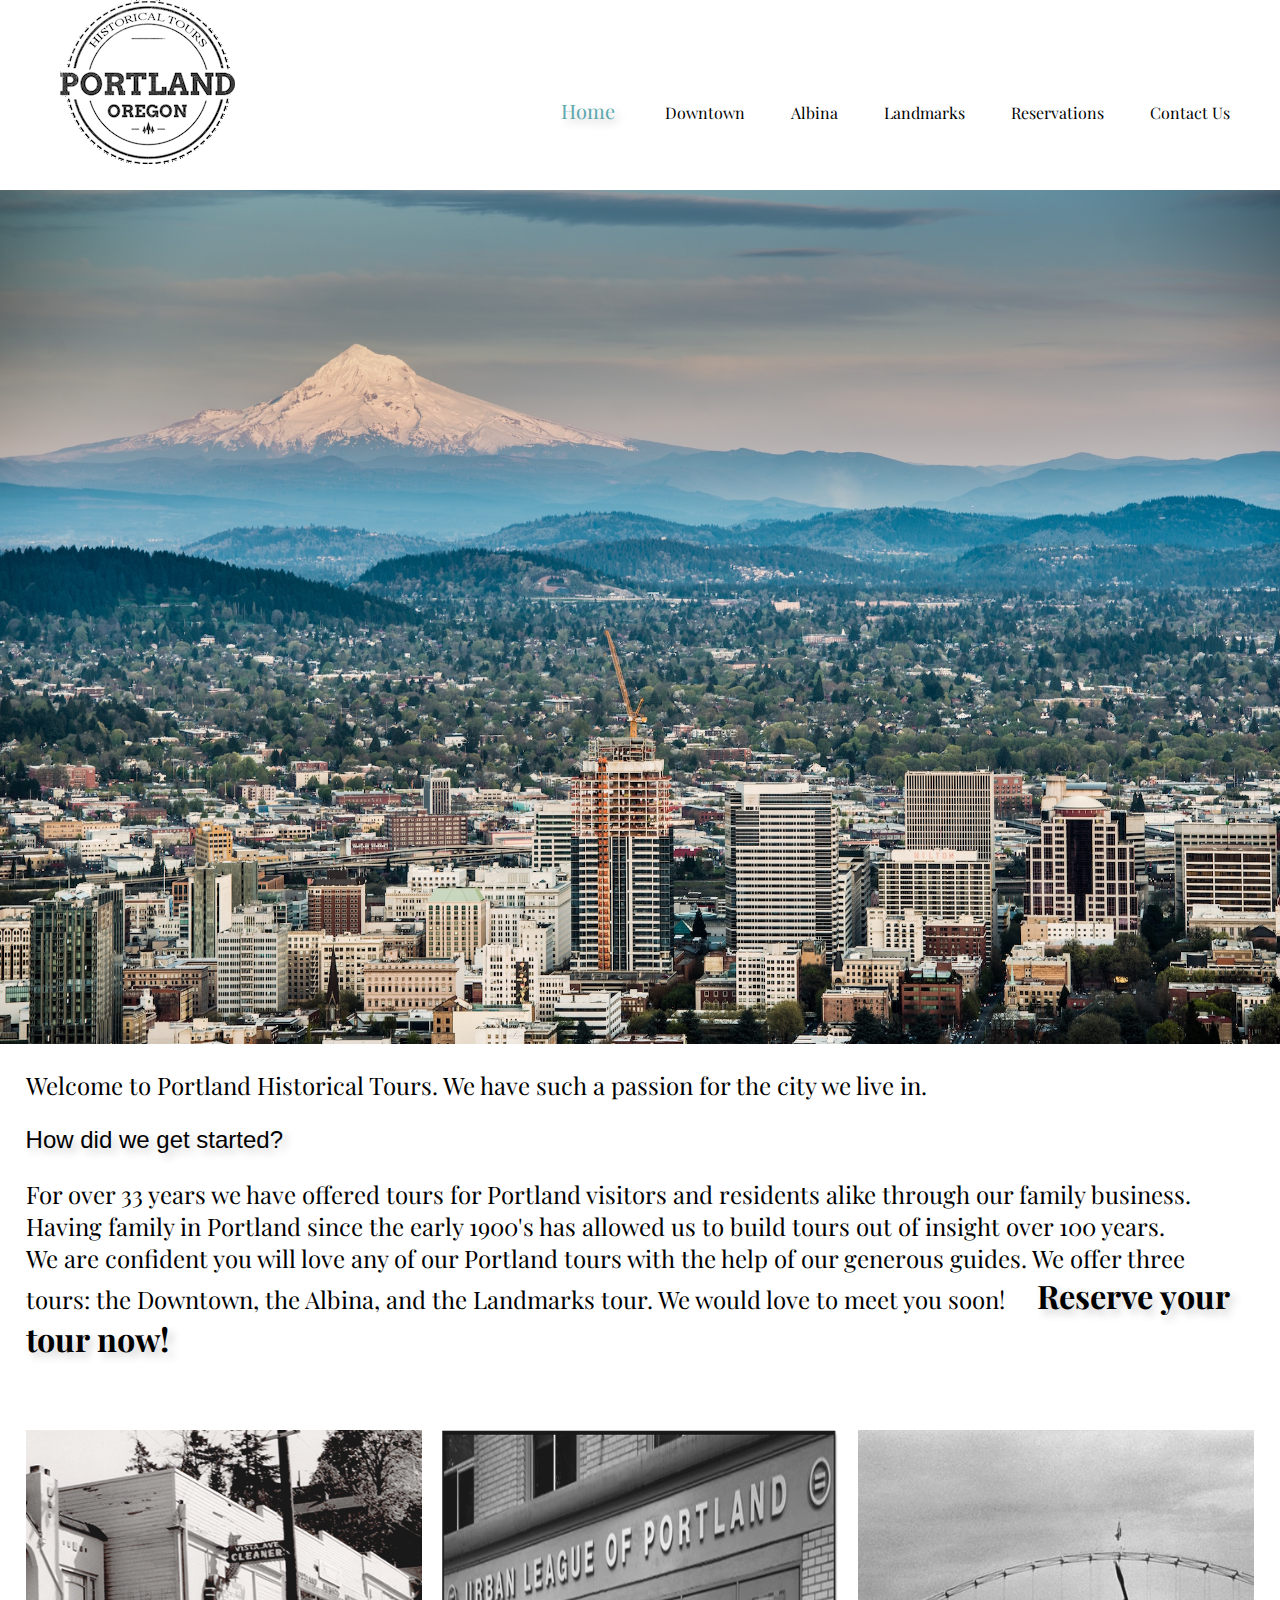
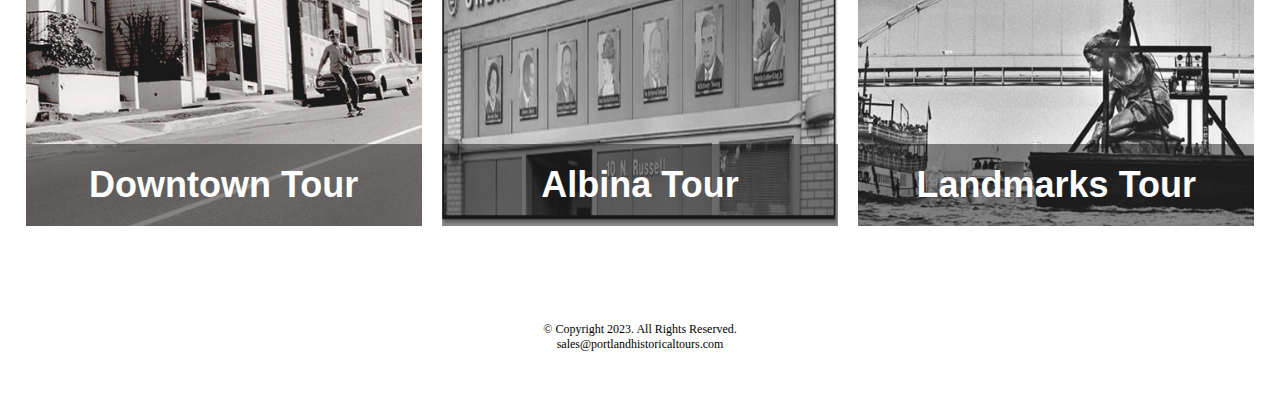
<file: index.html>
<!DOCTYPE html>
<!-- Author: Brenda Condelles
Date: March 20, 2023
File Name: index.html -->
<html lang="en">

<head>
    <link rel="stylesheet" href="css/styles.min.css">
    <!-- Adjust for individaul page SEO -->
    <title>Portland Historical Tours - Oregon Tourism | Portland City Tours</title>
    <meta charset="UTF-8">
    <meta name="viewport" content="width=device-width, initial-scale=1">
    <!-- Adjust for individaul page SEO. Keep under 160 characters -->
    <meta name="description" content="Portland Historical Tours, a tour company in Portland, Oregon, offers tours of Historical Downtown Portland, Albina area with Memorial Coliseum, and a Landmarks Tour of quadrants and bridges.">
    <link rel="preconnect" href="https://fonts.googleapis.com"> 
    <link rel="preconnect" href="https://fonts.gstatic.com" crossorigin> 
    <link href="https://fonts.googleapis.com/css2?family=Playfair+Display:wght@400;700&display=swap" rel="stylesheet">
</head>

<body>
    
    <!-- Skip to Content Link -->
    <a class="skip" href="#content">Skip to Content</a>

    <div id="container">

        <!-- Use the header area for the website name or logo -->
        <header>
            <a href="index.html"><img src="images/logo_xtrsmall.png" alt="Portland Historical Tours logo"></a>
        </header>

        <!-- Use the nav area to add hyperlinks to other pages within the website -->
        <nav>
            <ul>
                <li><a href="index.html" class="indexlink">Home</a></li>
                <li><a href="downtown.html">Downtown</a></li>
                <li><a href="albina.html">Albina</a></li>
                <li><a href="landmarks.html">Landmarks</a></li>
                <li><a href="reservations.html">Reservations</a></li>
                <li><a href="contact.html">Contact Us</a></li>
            </ul>
        </nav>

        <!-- Mt Hood Image -->
        <div id="mthood" class="tablet-desktop">
            <img src="images/portland_historical_tours.jpg" alt="city of Portland with Mt Hood in the background">
        </div>

        <!-- Use the main area to add the main content of the webpage -->
        <main id="content">

            <div class="mobile">

                <h3>Welcome to Portland Historical Tours.</h3>
                <p>We have been touring beautiful Portland for over 33 years.</p>

                <h3>Daily Tours Available!</h3>
                <p class="booking">Call or <a href="reservations.html">Book Online</a>.</p>
                <p class="tel-link"><a href="tel:503-555-1234">(503) 555-1234</a></p>

                <h4>Tour Hours:</h4>
                <ul class="hours">
                    <li>Tours leave daily on the hours of 9:00 AM and 3:00 PM</li>
                    <li>The last tour leaves at 3 PM</li>
                </ul>

            </div>

            <div class="tablet-desktop">

                <p>Welcome to Portland Historical Tours. We have such a passion for the city we live in.</p>
                
                <h4>How did we get started?</h4>
                <p>For over 33 years we have offered tours for Portland visitors and residents alike through our family business. Having family in Portland since the early 1900's has allowed us to build tours out of insight over 100 years.</p>

                <p>We are confident you will love any of our Portland tours with the help of our generous guides. We offer three tours: the Downtown, the Albina, and the Landmarks tour. We would love to meet you soon!<span class="action"><a href="reservations.html">Reserve your tour now!</a></span></p>

            </div>

            <div class="grid3">

                <figure class="frame">
                    <a href="downtown.html"><img src="images/downtown_tour_small.png" alt="buildings in downtown Portland"></a>
                    <figcaption class="pic-text">Downtown Tour</figcaption>
                </figure>

                <figure class="frame">
                    <a href="albina.html"><img src="images/albina_tour_small.png" alt="Urban League building in Portland's Albina area"></a>
                    <figcaption class="pic-text">Albina Tour</figcaption>
                </figure>

                <figure class="frame">
                    <a href="landmarks.html"><img src="images/landmarks_tour_small.png" alt="landmark statue on river with bridge"></a>
                    <figcaption class="pic-text">Landmarks Tour</figcaption>
                </figure>

            </div>

        </main>

        <!-- Use the footer area to add webpage footer content -->
        <footer>
            
            <div class="copyright">
                <p>&copy; Copyright 2023. All Rights Reserved.</p>

                <p><a href="mailto:sales@portlandhistoricaltours.com">sales@portlandhistoricaltours.com</a></p>
            </div>
            
            <!-- Add in if social media accouts are created - No accounts at this time:
            <div class="social">
                <a href="https://www.facebook.com/" target="_blank"><img src="images/facebook-logo.png" alt="black and white Facebook logo"></a>
                <a href="https://twitter.com/" target="_blank"><img src="images/twitter-logo.png" alt="black and white Twitter logo"></a>
            </div>-->
            
        </footer>

    </div>

</body>

</html>
</file>
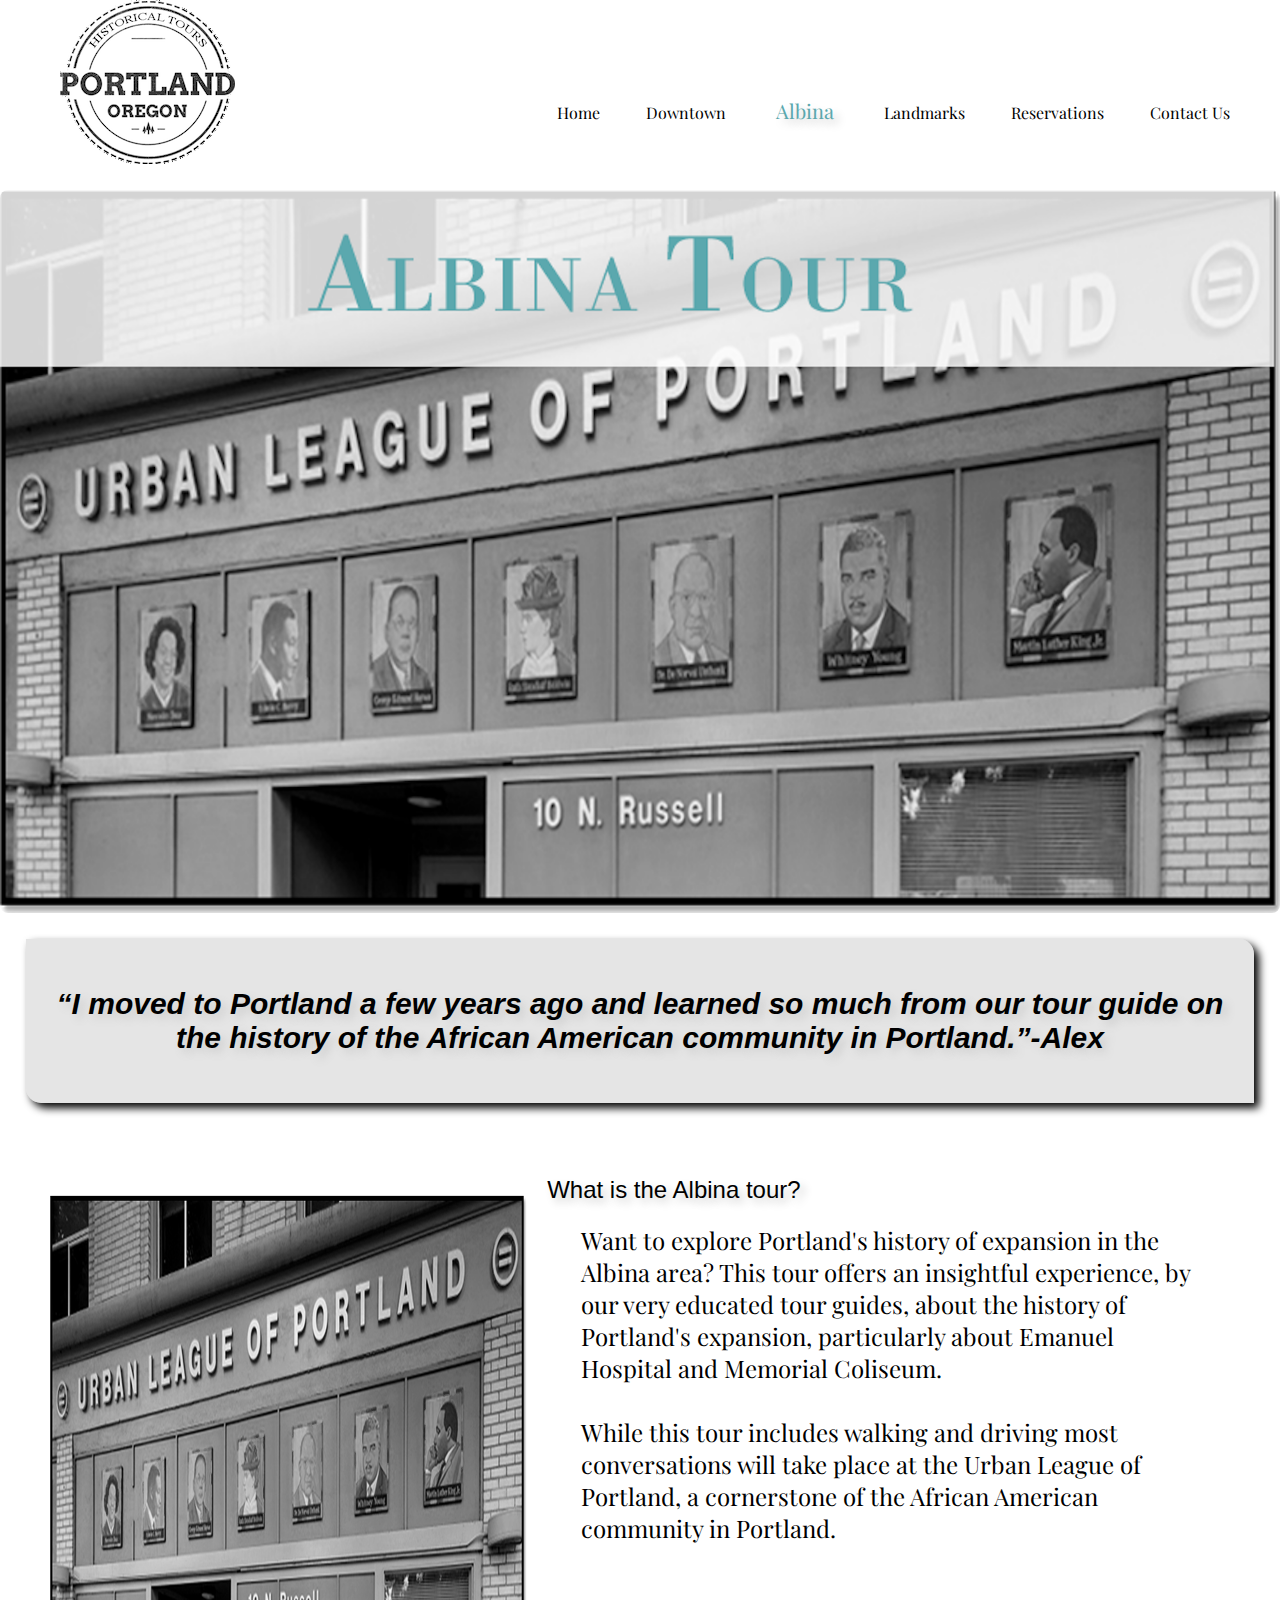
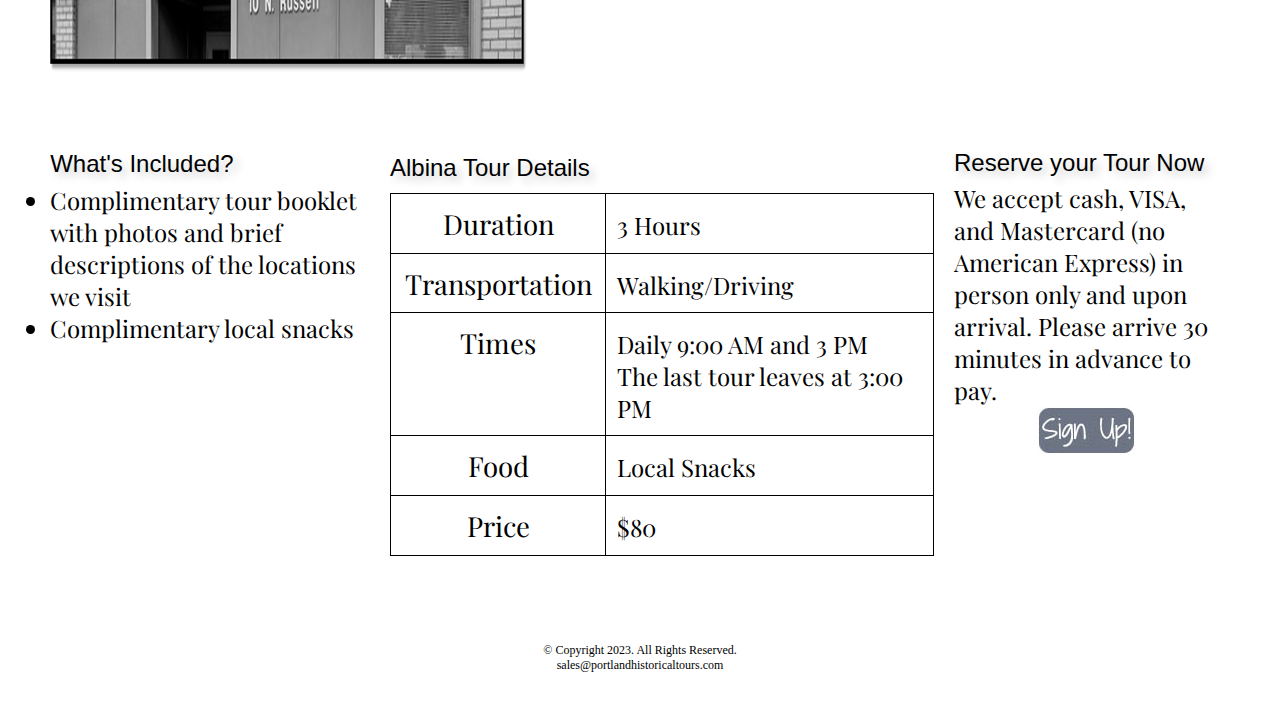
<file: albina.html>
<!DOCTYPE html>
<!-- Author: Brenda Condelles
Date: March 20, 2023
File Name: albina.html -->
<html lang="en">
    
<head>
    <link rel="stylesheet" href="css/styles.min.css">
    <!-- Adjust for individaul page SEO -->
    <title>Albina Area Portland Tour - Oregon Tourism | Portland Historical Tours</title>
    <meta charset="UTF-8">
    <meta name="viewport" content="width=device-width, initial-scale=1">
    <!-- Adjust for individaul page SEO. Keep under 160 characters -->
    <meta name="description" content="This tour offers the history of Portland's expansion, including Emanuel Hospital, Memorial Coliseum, and the Urban League, cornerstone of the African American community in Portland.">
    <link rel="preconnect" href="https://fonts.googleapis.com"> 
    <link rel="preconnect" href="https://fonts.gstatic.com" crossorigin> 
    <link href="https://fonts.googleapis.com/css2?family=Playfair+Display:wght@400;700&display=swap" rel="stylesheet">
</head>
    
<body>
    
    <!-- Skip to Content Link -->
    <a class="skip" href="#content">Skip to Content</a>

    <div id="container">

        <!-- Use the header area for the website name or logo -->
        <header>
            <a href="index.html"><img src="images/logo_xtrsmall.png" alt="Portland Historical Tours logo"></a>
        </header>

        <!-- Use the nav area to add hyperlinks to other pages within the website -->
        <nav>
            <ul>
                <li><a href="index.html">Home</a></li>
                <li><a href="downtown.html">Downtown</a></li>
                <li><a href="albina.html" class="albinalink">Albina</a></li>
                <li><a href="landmarks.html">Landmarks</a></li>
                <li><a href="reservations.html">Reservations</a></li>
                <li><a href="contact.html">Contact Us</a></li>
            </ul>
        </nav>

        <!-- Mt Hood Image -->
        <div id="mthood" class="tablet-desktop">
            <img src="images/albina_tour_2000px.png" class="round" alt="Urban League building in Portland's Albina area">
        </div>
        
        <main id="content">
            
            <aside class="tablet-desktop grid-item3">
                <h3><q><i>I moved to Portland a few years ago and learned so much from our tour guide on the history of the African American community in Portland.</i></q>-Alex</h3>
            </aside>
            
            <!-- Use for main in mobile viewport -->
            <div id="albina">
                <div class="mobile">

                    <p><img src="images/albina_tour.png" alt="Urban League building in Portland's Albina area" class="round"></p>

                    <p>This tour offers an insightful experience, by our very educated tour guides, about the history of Portland's expansion, particularly about Emanuel Hospital, Memorial Coliseum, and the Urban League of Portland, a cornerstone of the African American community in Portland.</p>

                    <h3>Albina Tour Details</h3>
                    <p>Duration: 3 hours</p>
                    <p>Transportation: Walking/Driving</p>
                    <p>Times: Daily 9:00 AM and 3 PM<br>The last tour leaves at 3:00 PM</p>
                    <p>Food: Local Snacks Included</p>
                    <p>Price: $80</p>

                    <a href="reservations.html"><img src="images/button.jpg" class="signup" alt="button with words sign up!"></a>

                </div>

                <div class="tablet-desktop">

                    <!-- 2 Column Grid -->
                    <div class="grid2 grid-item2">

                        <!-- Column #1 -->
                        <div>
                            <img src="images/albina_tour_small.png" alt="Urban League building in Portland's Albina area" class="round">
                        </div>
                        <!-- Column #2 -->
                        <section>
                            <h3>What is the Albina tour?</h3>
                            <p>Want to explore Portland's history of expansion in the Albina area? This tour offers an insightful experience, by our very educated tour guides, about the history of Portland's expansion, particularly about Emanuel Hospital and Memorial Coliseum.<br><br>While this tour includes walking and driving most conversations will take place at the Urban League of Portland, a cornerstone of the African American community in Portland.</p>
                        </section>

                    </div>

                    <!-- 3 Column Grid -->
                    <div class="grid3">

                        <!-- Column #1 -->
                        <section>
                            <h3>What's Included?</h3>
                            <ul>
                                <li>Complimentary tour booklet with photos and brief descriptions of the locations we visit</li>
                                <li>Complimentary local snacks</li>
                            </ul>
                        </section>

                        <!-- Column #2 -->
                        <section>
                            <h3>Albina Tour Details</h3>
                            <table><!-- Start Table -->
                                <tr><!-- Row 1 -->
                                    <th>Duration</th>
                                    <td>3 Hours</td>
                                </tr>
                                <tr><!-- Row 2 -->
                                    <th>Transportation</th>
                                    <td>Walking/Driving</td>
                                </tr>
                                <tr><!-- Row 3 -->
                                    <th>Times</th>
                                    <td>Daily 9:00 AM and 3 PM<br>The last tour leaves at 3:00 PM</td>
                                </tr>
                                <tr><!-- Row 4 -->
                                    <th>Food</th>
                                    <td>Local Snacks</td>
                                </tr>
                                <tr><!-- Row 5 -->
                                    <th>Price</th>
                                    <td>$80</td>
                                </tr>
                            </table><!-- End Table -->
                        </section>

                        <!-- Column #3 -->
                        <section>
                            <h3>Reserve your Tour Now</h3>
                            <p> We accept cash, VISA, and Mastercard (no American Express) in person only and upon arrival. Please arrive 30 minutes in advance to pay.</p>
                            <a href="reservations.html"><img src="images/button.jpg" class="signup" alt="button with words sign up!"></a>
                        </section>
                    </div>

                </div>
                
            </div>
      
        </main>

        <!-- Use the footer area to add webpage footer content -->
        <footer>
            
            <div class="copyright">
                <p>&copy; Copyright 2023. All Rights Reserved.</p>

                <p><a href="mailto:sales@portlandhistoricaltours.com">sales@portlandhistoricaltours.com</a></p>
            </div>
            
            <!-- Add in if social media accouts are created - No accounts at this time: 
            <div class="social">
                <a href="https://www.facebook.com/" target="_blank"><img src="images/facebook-logo.png" alt="black and white Facebook logo"></a>
                <a href="https://twitter.com/" target="_blank"><img src="images/twitter-logo.png" alt="black and white Twitter logo"></a>
            </div>-->
            
        </footer>

    </div>

</body>
    
</html>
</file>
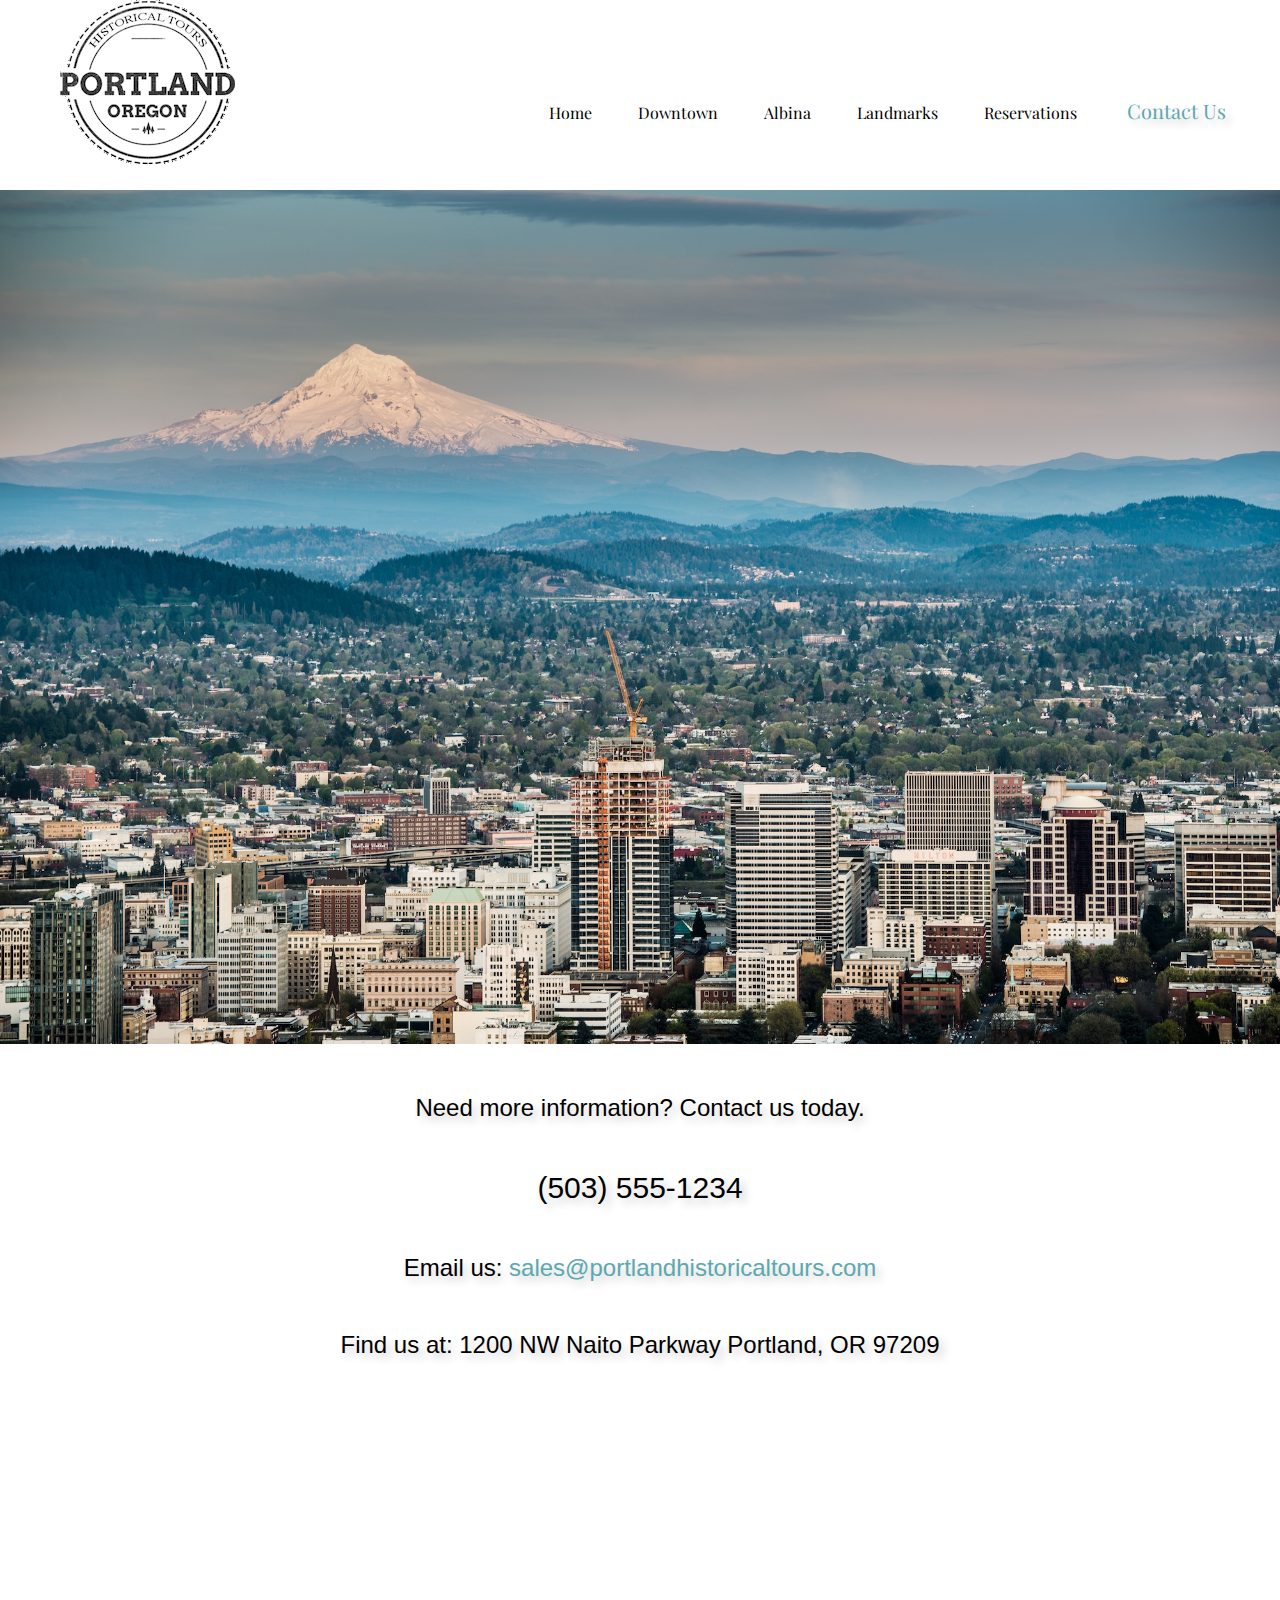
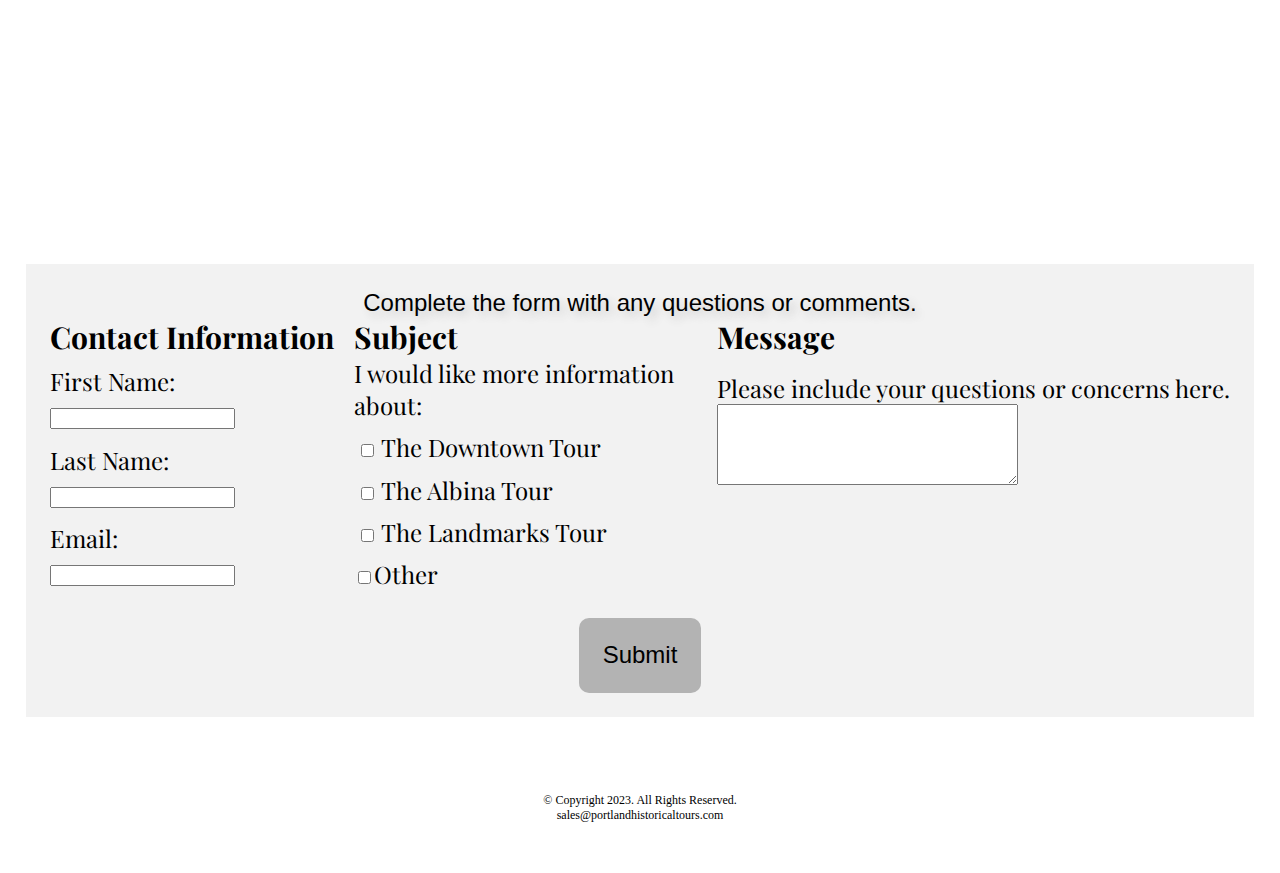
<file: contact.html>
<!DOCTYPE html>
<!-- Author: Brenda Condelles
Date: March 20, 2023
File Name: contact.html -->
<html lang="en">

<head>
    <link rel="stylesheet" href="css/styles.min.css">
    <!-- Adjust for individaul page SEO -->
    <title>Contact Us - Portland Historical Tours | Portland City Tours</title>
    <meta charset="UTF-8">
    <meta name="viewport" content="width=device-width, initial-scale=1">
    <!-- Adjust for individaul page SEO. Keep under 160 characters -->
    <meta name="description" content="Connect with Portland Historical Tours, a tour company in Portland, Oregon, offers tours of Historical Downtown Portland, Albina area, and a Landmarks Tour.">
    <link rel="preconnect" href="https://fonts.googleapis.com"> 
    <link rel="preconnect" href="https://fonts.gstatic.com" crossorigin> 
    <link href="https://fonts.googleapis.com/css2?family=Playfair+Display:wght@400;700&display=swap" rel="stylesheet">
</head>

<body>
    
    <!-- Skip to Content Link -->
    <a class="skip" href="#content">Skip to Content</a>

    <div id="container">

        <!-- Use the header area for the website name or logo -->
        <header>
            <a href="index.html"><img src="images/logo_xtrsmall.png" alt="Portland Historical Tours logo"></a>
        </header>

        <!-- Use the nav area to add hyperlinks to other pages within the website -->
        <nav>
            <ul>
                <li><a href="index.html">Home</a></li>
                <li><a href="downtown.html">Downtown</a></li>
                <li><a href="albina.html">Albina</a></li>
                <li><a href="landmarks.html">Landmarks</a></li>
                <li><a href="reservations.html">Reservations</a></li>
                <li><a href="contact.html" class="contactlink">Contact Us</a></li>
            </ul>
        </nav>

        <!-- Mt Hood Image -->
        <div id="mthood" class="tablet-desktop">
            <img src="images/portland_historical_tours.jpg" alt="city of Portland with Mt Hood in the background">
        </div>

        <!-- Use the main area to add the main content of the webpage -->
        <main id="content">

            <div id="contact"  class="cntspace">

                <h2>Need more information? Contact us today.</h2>
                <h4 class="mobile tel-link"><a href="tel:5035551234">(503) 555-1234</a></h4>
                <h4 class="tablet-desktop tel-num">(503) 555-1234</h4>
                <h4>Email us: <a href="mailto:sales@portlandhistoricaltours.com" class="contact-email-link">sales@portlandhistoricaltours.com</a></h4>
                <h4>Find us at: 1200 NW Naito Parkway Portland, OR 97209</h4>

                <iframe src="https://www.google.com/maps/embed?pb=!1m18!1m12!1m3!1d2794.9509783185654!2d-122.67841498865526!3d45.53119202884641!2m3!1f0!2f0!3f0!3m2!1i1024!2i768!4f13.1!3m3!1m2!1s0x5495a755b2e9f2c7%3A0x39343f98f23be134!2s1200%20NW%20Naito%20Pkwy%2C%20Portland%2C%20OR%2097209!5e0!3m2!1sen!2sus!4v1679334327318!5m2!1sen!2sus" width="600" height="450" style="border:0;" allowfullscreen="" loading="lazy" referrerpolicy="no-referrer-when-downgrade" class="map"></iframe>

            </div>
            
            <div id="form">
                
                <h2>Complete the form with any questions or comments.</h2>
            
                <form class="form-grid" action="https://pcc-webdev.com/cis195h/pht/formInfo.php" method="post"><!-- Start Form -->
                    
                    <fieldset>
                        <legend>Contact Information</legend>
                        <label for="fName">First Name:</label>
                        <input type="text" id="fName" name="fName" required>
                        
                        <label for="lName">Last Name:</label>
                        <input type="text" name="lName" id="lName" required>
                        
                        <label for="email">Email:</label>
                        <input type="email" name="email" id="email" required>
                        
                    </fieldset>
                    
                    <fieldset>
                        <legend>Subject</legend>
                        <p>I would like more information about:</p>
                        
                        <label for="downtown"><input type="checkbox" name="interest" id="downtown" value="Downtown Tour">The Downtown Tour</label>
                        
                        <label for="albina"><input type="checkbox" name="interest" id="albina" value="Albina Tour">The Albina Tour</label>
                        
                        <label for="landmarks"><input type="checkbox" name="interest" id="landmarks" value="Landmarks Tour">The Landmarks Tour</label>
                        
                        <label for="other"><input type="checkbox" name="interest" id="other" value="Other">Other</label>
                    </fieldset>
                    
                    <fieldset>
                        <legend>Message</legend>
                        
                        <label for="questions">Please include your questions or concerns here.</label>
                        <textarea id="questions" name="questions" rows="5" cols="35"></textarea>
                    </fieldset>
                    
                    <input type="submit" id="submit" value="Submit" class="btn">
                    
                </form>
            
            </div>

        </main>

        <!-- Use the footer area to add webpage footer content -->
        <footer>
            
            <div class="copyright">
                <p>&copy; Copyright 2023. All Rights Reserved.</p>

                <p><a href="mailto:sales@portlandhistoricaltours.com">sales@portlandhistoricaltours.com</a></p>
            </div>
            
            <!-- Add in if social media accouts are created - No accounts at this time: 
            <div class="social">
                <a href="https://www.facebook.com/" target="_blank"><img src="images/facebook-logo.png" alt="black and white Facebook logo"></a>
                <a href="https://twitter.com/" target="_blank"><img src="images/twitter-logo.png" alt="black and white Twitter logo"></a>
            </div>-->
            
        </footer>
        
    </div>

</body>

</html>
</file>
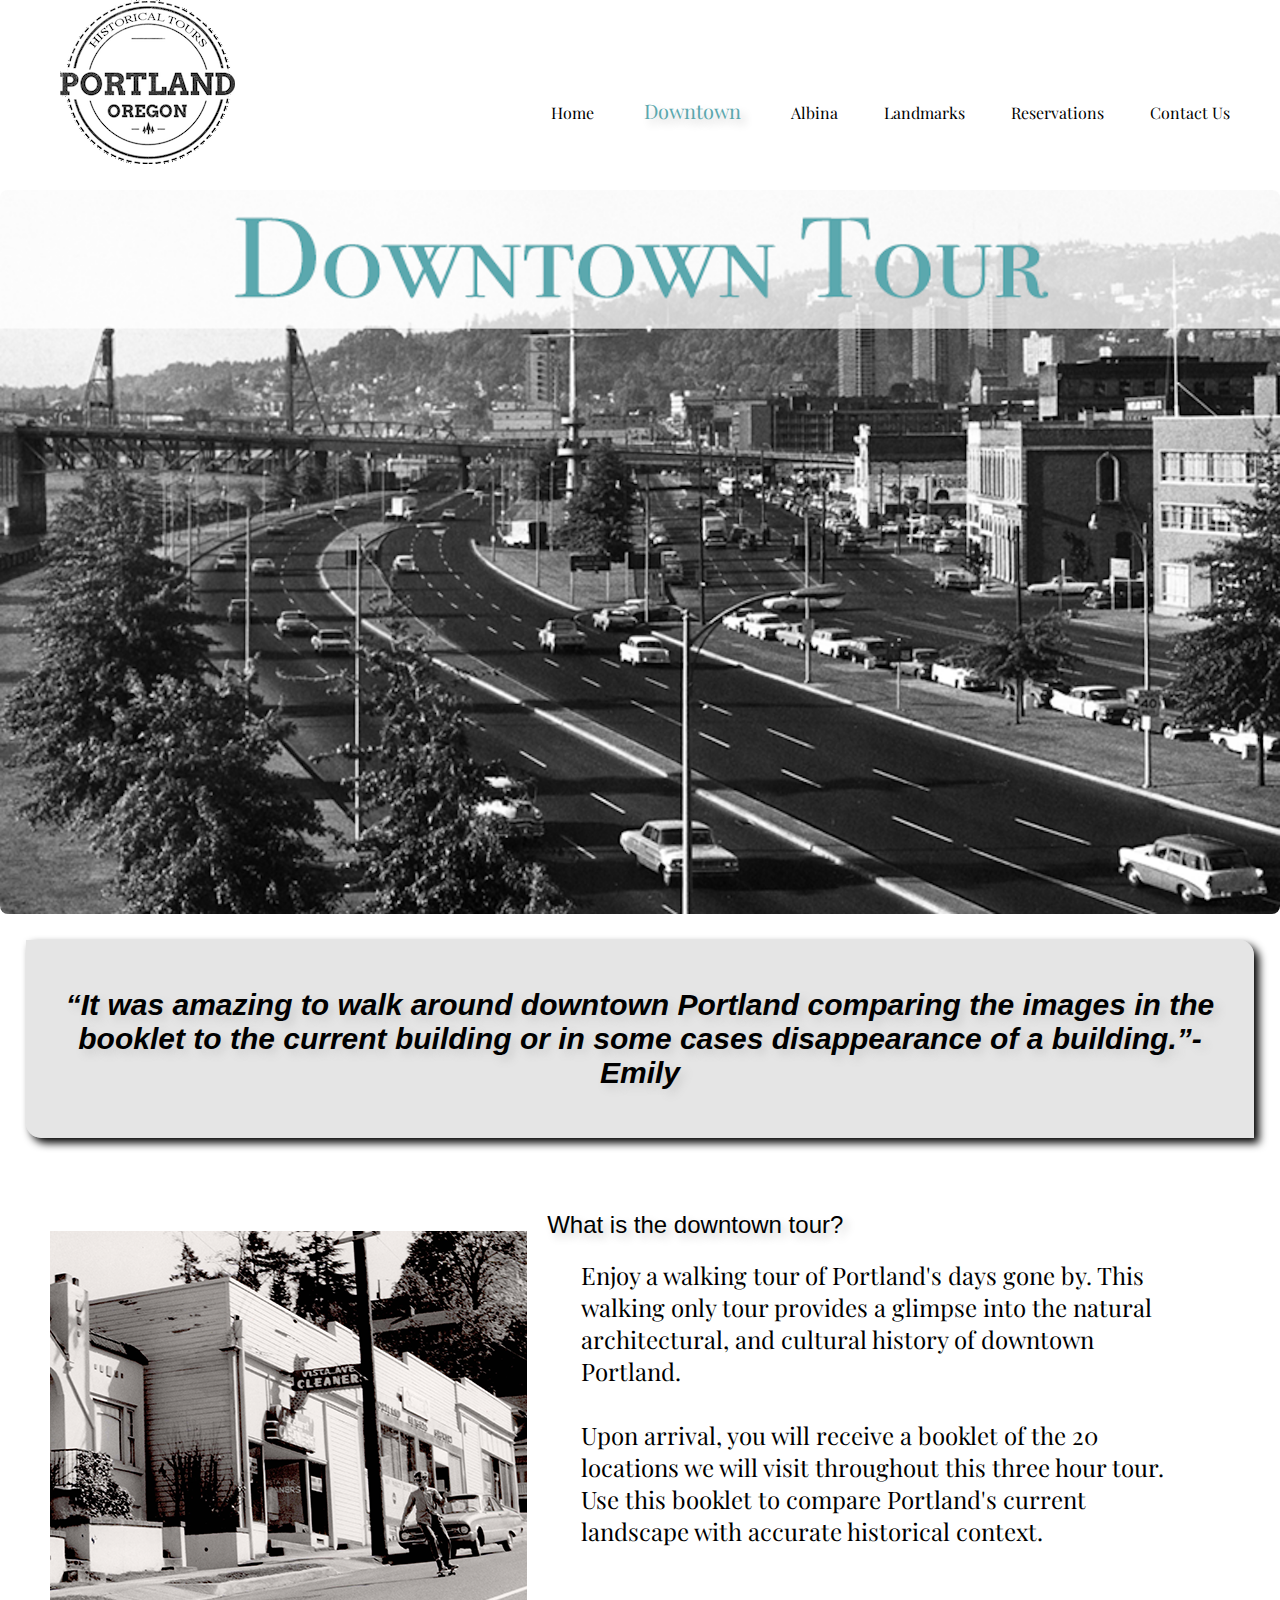
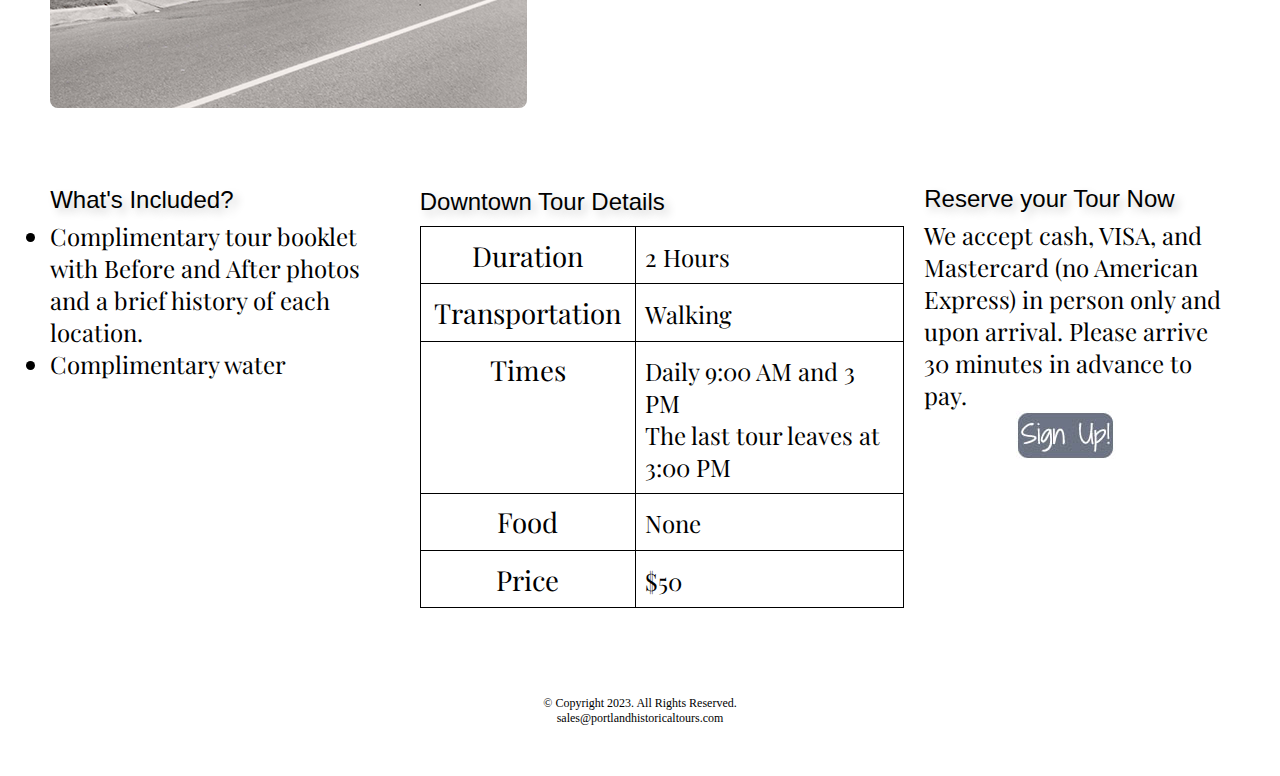
<file: downtown.html>
<!DOCTYPE html>
<!-- Author: Brenda Condelles
Date: March 17, 2023
File Name: downtown.html -->
<html lang="en">
    
<head>
    <link rel="stylesheet" href="css/styles.min.css">
    <!-- Adjust for individaul page SEO -->
    <title>Downtown Portland Tour - Oregon Tourism | Portland Historical Tours</title>
    <meta charset="UTF-8">
    <meta name="viewport" content="width=device-width, initial-scale=1">
    <!-- Adjust for individaul page SEO. Keep under 160 characters -->
    <meta name="description" content="This walking only tour provides a glimpse into the natural architectural, and cultural history of downtown Portland, Oregon.">
    <link rel="preconnect" href="https://fonts.googleapis.com"> 
    <link rel="preconnect" href="https://fonts.gstatic.com" crossorigin> 
    <link href="https://fonts.googleapis.com/css2?family=Playfair+Display:wght@400;700&display=swap" rel="stylesheet">
</head>
    
<body>
    
    <!-- Skip to Content Link -->
    <a class="skip" href="#content">Skip to Content</a>

    <div id="container">

        <!-- Use the header area for the website name or logo -->
        <header>
            <a href="index.html"><img src="images/logo_xtrsmall.png" alt="Portland Historical Tours logo"></a>
        </header>

        <!-- Use the nav area to add hyperlinks to other pages within the website -->
        <nav>
            <ul>
                <li><a href="index.html">Home</a></li>
                <li><a href="downtown.html" class="downtownlink">Downtown</a></li>
                <li><a href="albina.html">Albina</a></li>
                <li><a href="landmarks.html">Landmarks</a></li>
                <li><a href="reservations.html">Reservations</a></li>
                <li><a href="contact.html">Contact Us</a></li>
            </ul>
        </nav>

        <!-- Mt Hood Image -->
        <div id="mthood" class="tablet-desktop">
            <img src="images/downtown_tour_2000px.png" class="round" alt="city of Portland with bridge and classic cars on freeway">
        </div>
        
        <main id="content">
            
            <aside class="tablet-desktop grid-item3">
                <h3><q><i>It was amazing to walk around downtown Portland comparing the images in the booklet to the current building or in some cases disappearance of a building.</i></q>-Emily</h3>
            </aside>
            
            <!-- Use for main in mobile viewport -->
            <div id="downtown">
                <div class="mobile">

                    <p><img src="images/downtown_tour.png" alt="city of Portland with bridge and classic cars on freeway" class="round"></p>

                    <p>This walking only tour provides a glimpse into the natural architectural, and cultural history of downtown Portland.</p>

                    <h3>Downtown Tour Details</h3>
                    <p>Duration: 2 hours</p>
                    <p>Transportation: Walking</p>
                    <p>Times: Daily 9:00 AM and 3 PM<br>The last tour leaves at 3:00 PM</p>
                    <p>Food: None</p>
                    <p>Price: $50</p>

                    <a href="reservations.html"><img src="images/button.jpg" class="signup" alt="button with words sign up!"></a>

                </div>

                <div class="tablet-desktop">

                    <!-- 2 Column Grid -->
                    <div class="grid2 grid-item2">

                        <!-- Column #1 -->
                        <div>
                            <img src="images/downtown_tour_small.png" alt="skateboarder riding through Portland" class="round">
                        </div>
                        <!-- Column #2 -->
                        <section>
                            <h3>What is the downtown tour?</h3>
                            <p>Enjoy a walking tour of Portland's days gone by. This walking only tour provides a glimpse into the natural architectural, and cultural history of downtown Portland.<br><br>
                            Upon arrival, you will receive a booklet of the 20 locations we will visit throughout this three hour tour. Use this booklet to compare Portland's current landscape with accurate historical context.</p>
                        </section>

                    </div>

                    <!-- 3 Column Grid -->
                    <div class="grid3">

                        <!-- Column #1 -->
                        <section>
                            <h3>What's Included?</h3>
                            <ul>
                                <li>Complimentary tour booklet with Before and After photos and a brief history of each location.</li>
                                <li>Complimentary water</li>
                            </ul>
                        </section>

                        <!-- Column #2 -->
                        <section>
                            <h3>Downtown Tour Details</h3>
                            <table><!-- Start Table -->
                                <tr><!-- Row 1 -->
                                    <th>Duration</th>
                                    <td>2 Hours</td>
                                </tr>
                                <tr><!-- Row 2 -->
                                    <th>Transportation</th>
                                    <td>Walking</td>
                                </tr>
                                <tr><!-- Row 3 -->
                                    <th>Times</th>
                                    <td>Daily 9:00 AM and 3 PM<br>The last tour leaves at 3:00 PM</td>
                                </tr>
                                <tr><!-- Row 4 -->
                                    <th>Food</th>
                                    <td>None</td>
                                </tr>
                                <tr><!-- Row 5 -->
                                    <th>Price</th>
                                    <td>$50</td>
                                </tr>
                            </table><!-- End Table -->
                        </section>

                        <!-- Column #3 -->
                        <section>
                            <h3>Reserve your Tour Now</h3>
                            <p> We accept cash, VISA, and Mastercard (no American Express) in person only and upon arrival. Please arrive 30 minutes in advance to pay.</p>
                            <a href="reservations.html"><img src="images/button.jpg" class="signup" alt="button with words sign up!"></a>
                        </section>
                    </div>

                </div>
                
            </div>
      
        </main>

        <!-- Use the footer area to add webpage footer content -->
        <footer>
            
            <div class="copyright">
                <p>&copy; Copyright 2023. All Rights Reserved.</p>

                <p><a href="mailto:sales@portlandhistoricaltours.com">sales@portlandhistoricaltours.com</a></p>
            </div>
            
            <!-- Add in if social media accouts are created - No accounts at this time: 
            <div class="social">
                <a href="https://www.facebook.com/" target="_blank"><img src="images/facebook-logo.png" alt="black and white Facebook logo"></a>
                <a href="https://twitter.com/" target="_blank"><img src="images/twitter-logo.png" alt="black and white Twitter logo"></a>
            </div>-->
            
        </footer>

    </div>

</body>
    
</html>
</file>
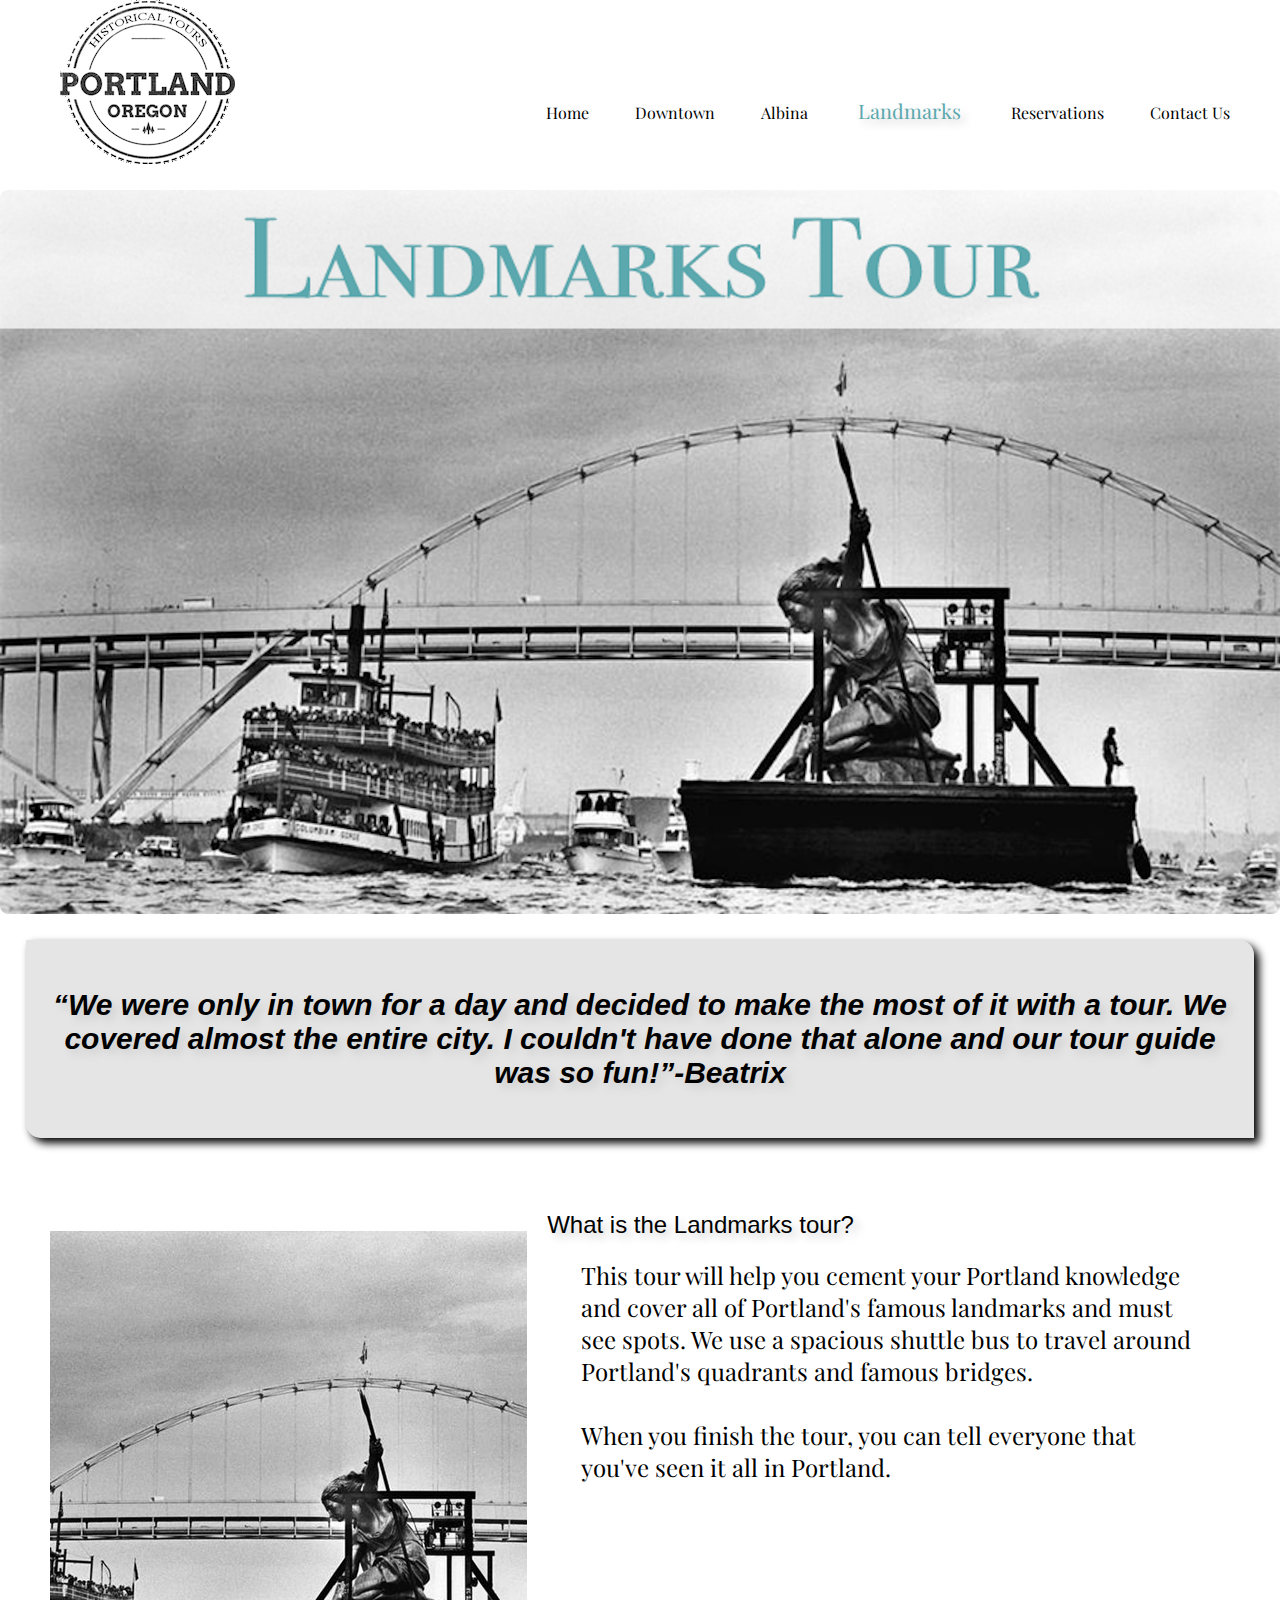
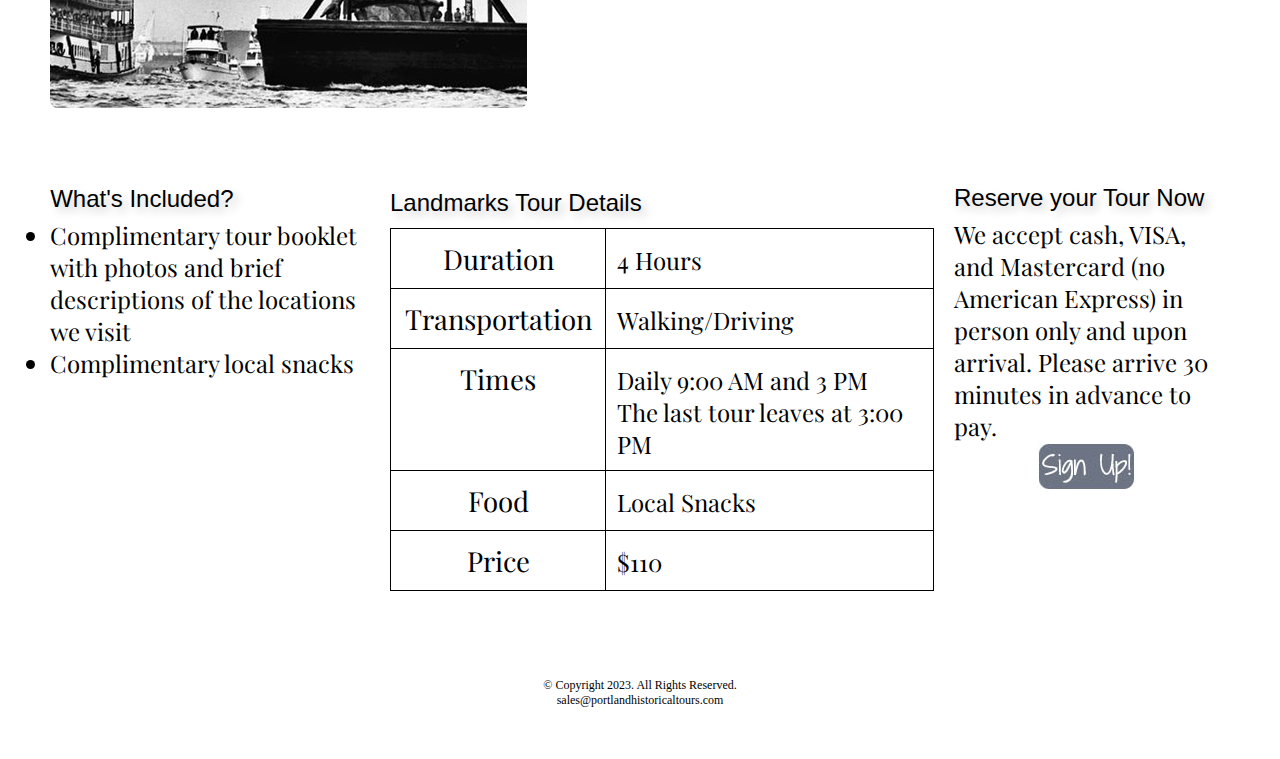
<file: landmarks.html>
<!DOCTYPE html>
<!-- Author: Brenda Condelles
Date: March 20, 2023
File Name: landmarks.html -->
<html lang="en">
    
<head>
    <link rel="stylesheet" href="css/styles.min.css">
    <!-- Adjust for individaul page SEO -->
    <title>Landmarks Portland Tour - Oregon Tourism | Portland Historical Tours</title>
    <meta charset="UTF-8">
    <meta name="viewport" content="width=device-width, initial-scale=1">
    <!-- Adjust for individaul page SEO. Keep under 160 characters -->
    <meta name="description" content="This tour will help you cement your Portland knowledge and cover all of Portland's famous landmarks and must see spots.">
    <link rel="preconnect" href="https://fonts.googleapis.com"> 
    <link rel="preconnect" href="https://fonts.gstatic.com" crossorigin> 
    <link href="https://fonts.googleapis.com/css2?family=Playfair+Display:wght@400;700&display=swap" rel="stylesheet">
</head>
    
<body>
    
    <!-- Skip to Content Link -->
    <a class="skip" href="#content">Skip to Content</a>

    <div id="container">

        <!-- Use the header area for the website name or logo -->
        <header>
            <a href="index.html"><img src="images/logo_xtrsmall.png" alt="Portland Historical Tours logo"></a>
        </header>

        <!-- Use the nav area to add hyperlinks to other pages within the website -->
        <nav>
            <ul>
                <li><a href="index.html">Home</a></li>
                <li><a href="downtown.html">Downtown</a></li>
                <li><a href="albina.html">Albina</a></li>
                <li><a href="landmarks.html" class="landmarkslink">Landmarks</a></li>
                <li><a href="reservations.html">Reservations</a></li>
                <li><a href="contact.html">Contact Us</a></li>
            </ul>
        </nav>

        <!-- Mt Hood Image -->
        <div id="mthood" class="tablet-desktop">
            <img src="images/landmarks_tour_2000px.png" class="round" alt="landmark statue on river with bridge">
        </div>
        
        <main id="content">
            
            <aside class="tablet-desktop grid-item3">
                <h3><q><i>We were only in town for a day and decided to make the most of it with a tour. We covered almost the entire city. I couldn't have done that alone and our tour guide was so fun!</i></q>-Beatrix</h3>
            </aside>
            
            <!-- Use for main in mobile viewport -->
            <div id="landmarks">
            
                <div class="mobile">

                    <p><img src="images/landmarks_tour.png" alt="landmark statue on river with bridge" class="round"></p>

                    <p>This tour will help you cement your Portland knowledge and cover all of Portland's famous landmarks and must see spots.</p>

                    <h3>Landmarks Tour Details</h3>
                    <p>Duration: 4 hours</p>
                    <p>Transportation: Walking/Driving</p>
                    <p>Times: Daily 9:00 AM and 3 PM<br>The last tour leaves at 3:00 PM</p>
                    <p>Food: Local Snacks Included</p>
                    <p>Price: $110</p>

                    <a href="reservations.html"><img src="images/button.jpg" class="signup" alt="button with words sign up!"></a>

                </div>

                <div class="tablet-desktop">

                    <!-- 2 Column Grid -->
                    <div class="grid2 grid-item2">

                        <!-- Column #1 -->
                        <div>
                            <img src="images/landmarks_tour_small.png" alt="landmark statue on river with bridge" class="round">
                        </div>
                        <!-- Column #2 -->
                        <section>
                            <h3>What is the Landmarks tour?</h3>
                            <p>This tour will help you cement your Portland knowledge and cover all of Portland's famous landmarks and must see spots. We use a spacious shuttle bus to travel around Portland's quadrants and famous bridges.<br><br> When you finish the tour, you can tell everyone that you've seen it all in Portland.</p>
                        </section>

                    </div>

                    <!-- 3 Column Grid -->
                    <div class="grid3">

                        <!-- Column #1 -->
                        <section>
                            <h3>What's Included?</h3>
                            <ul>
                                <li>Complimentary tour booklet with photos and brief descriptions of the locations we visit</li>
                                <li>Complimentary local snacks</li>
                            </ul>
                        </section>

                        <!-- Column #2 -->
                        <section>
                            <h3>Landmarks Tour Details</h3>
                            <table><!-- Start Table -->
                                <tr><!-- Row 1 -->
                                    <th>Duration</th>
                                    <td>4 Hours</td>
                                </tr>
                                <tr><!-- Row 2 -->
                                    <th>Transportation</th>
                                    <td>Walking/Driving</td>
                                </tr>
                                <tr><!-- Row 3 -->
                                    <th>Times</th>
                                    <td>Daily 9:00 AM and 3 PM<br>The last tour leaves at 3:00 PM</td>
                                </tr>
                                <tr><!-- Row 4 -->
                                    <th>Food</th>
                                    <td>Local Snacks</td>
                                </tr>
                                <tr><!-- Row 5 -->
                                    <th>Price</th>
                                    <td>$110</td>
                                </tr>
                            </table><!-- End Table -->
                        </section>

                        <!-- Column #3 -->
                        <section>
                            <h3>Reserve your Tour Now</h3>
                            <p> We accept cash, VISA, and Mastercard (no American Express) in person only and upon arrival. Please arrive 30 minutes in advance to pay.</p>
                            <a href="reservations.html"><img src="images/button.jpg" class="signup" alt="button with words sign up!"></a>
                        </section>
                    </div>

                </div>
                
            </div>
      
        </main>

        <!-- Use the footer area to add webpage footer content -->
        <footer>
            
            <div class="copyright">
                <p>&copy; Copyright 2023. All Rights Reserved.</p>

                <p><a href="mailto:sales@portlandhistoricaltours.com">sales@portlandhistoricaltours.com</a></p>
            </div>
            
            <!-- Add in if social media accouts are created - No accounts at this time: 
            <div class="social">
                <a href="https://www.facebook.com/" target="_blank"><img src="images/facebook-logo.png" alt="black and white Facebook logo"></a>
                <a href="https://twitter.com/" target="_blank"><img src="images/twitter-logo.png" alt="black and white Twitter logo"></a>
            </div>-->
            
        </footer>

    </div>

</body> 
    
</html>
</file>
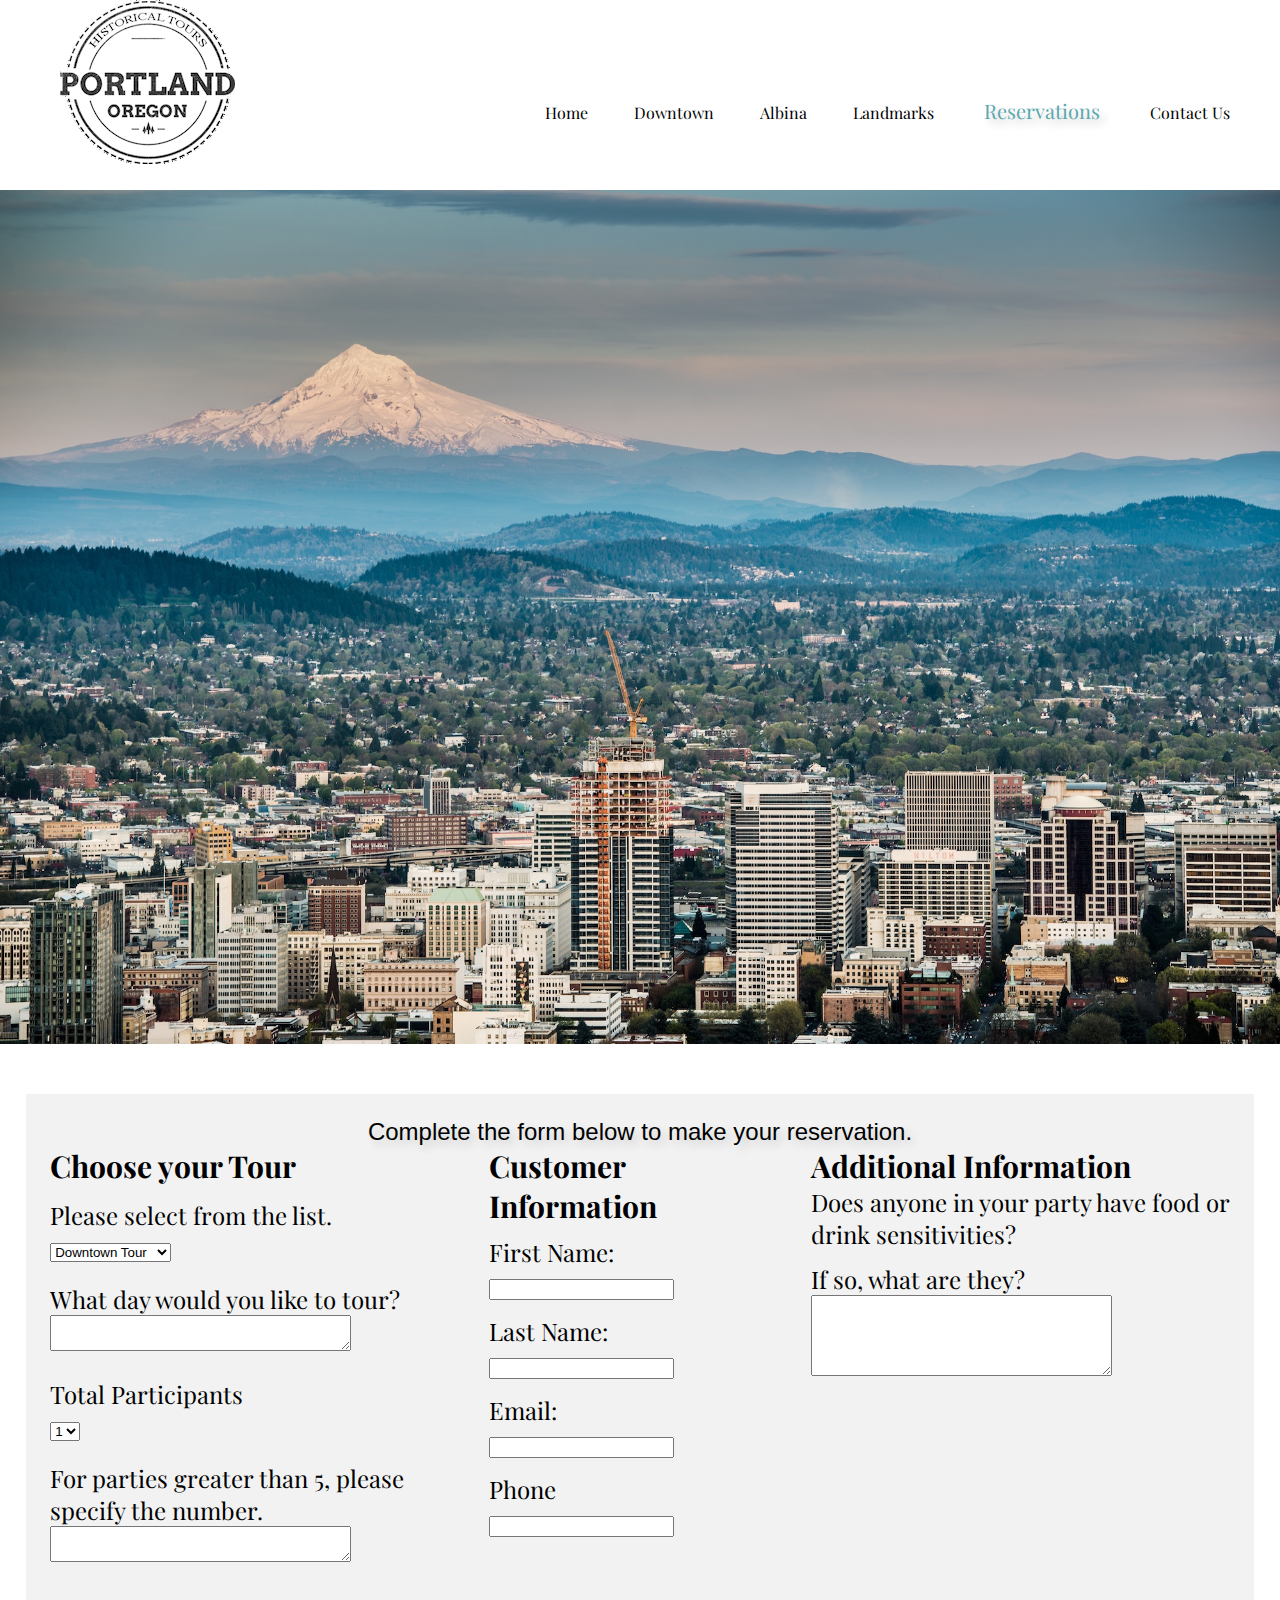
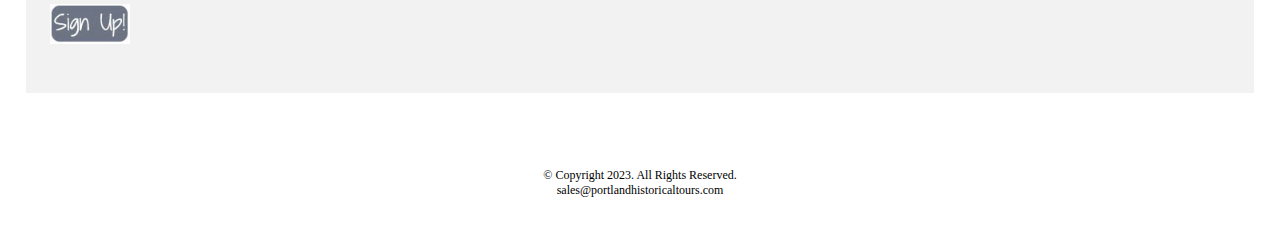
<file: reservations.html>
<!DOCTYPE html>
<!-- Author: Brenda Condelles
Date: March 20, 2023
File Name: reservations.html -->
<html lang="en">

<head>
    <link rel="stylesheet" href="css/styles.min.css">
    <!-- Adjust for individaul page SEO -->
    <title>Reservations - Portland Historical Tours | Portland City Tours</title>
    <meta charset="UTF-8">
    <meta name="viewport" content="width=device-width, initial-scale=1">
    <!-- Adjust for individaul page SEO. Keep under 160 characters -->
    <meta name="description" content="Make a reservation with Portland Historical Tours, a tour company in Portland, Oregon, offers tours of Historical Downtown Portland, Albina area, and a Landmarks Tour.">
    <link rel="preconnect" href="https://fonts.googleapis.com"> 
    <link rel="preconnect" href="https://fonts.gstatic.com" crossorigin> 
    <link href="https://fonts.googleapis.com/css2?family=Playfair+Display:wght@400;700&display=swap" rel="stylesheet">
</head>

<body>
    
    <!-- Skip to Content Link -->
    <a class="skip" href="#content">Skip to Content</a>

    <div id="container">

        <!-- Use the header area for the website name or logo -->
        <header>
            <a href="index.html"><img src="images/logo_xtrsmall.png" alt="Portland Historical Tours logo"></a>
        </header>

        <!-- Use the nav area to add hyperlinks to other pages within the website -->
        <nav>
            <ul>
                <li><a href="index.html">Home</a></li>
                <li><a href="downtown.html">Downtown</a></li>
                <li><a href="albina.html">Albina</a></li>
                <li><a href="landmarks.html">Landmarks</a></li>
                <li><a href="reservations.html" class="reservationslink">Reservations</a></li>
                <li><a href="contact.html">Contact Us</a></li>
            </ul>
        </nav>

        <!-- Mt Hood Image -->
        <div id="mthood" class="tablet-desktop">
            <img src="images/portland_historical_tours.jpg" alt="city of Portland with Mt Hood in the background">
        </div>

        <!-- Use the main area to add the main content of the webpage -->
        <main id="content">

            <div id="form">
                
                <h2>Complete the form below to make your reservation.</h2>
            
                <form class="form-grid" action="https://pcc-webdev.com/cis195h/pht/formInfo.php" method="post"><!-- Start Form -->
                    
                    <fieldset>
                        <legend>Choose your Tour</legend>
                        <label for="tours">Please select from the list.</label>
                        <select name="tours" id="tours">
                            <option value="downtown">Downtown Tour</option>
                            <option value="albina">Albina Area Tour</option>
                            <option value="landmarks">Landmarks Tour</option>
                        </select>
                        
                        <label for="day">What day would you like to tour?</label>
                        <textarea id="day" name="day" rows="2" cols="35"></textarea>
                        
                        <label for="participants">Total Participants</label>
                        <select name="participants" id="participants">
                            <option value="1">1</option>
                            <option value="2">2</option>
                            <option value="3">3</option>
                            <option value="4">4</option>
                            <option value="5">5</option>
                        </select>
                        
                        <label for="partynum">For parties greater than 5, please specify the number.</label>
                        <textarea id="partynum" name="partynum" rows="2" cols="35"></textarea>
                        
                    </fieldset>
                    
                    <fieldset>
                        <legend>Customer Information</legend>
                        <label for="fName">First Name:</label>
                        <input type="text" id="fName" name="fName" required>
                        
                        <label for="lName">Last Name:</label>
                        <input type="text" name="lName" id="lName" required>
                        
                        <label for="email">Email:</label>
                        <input type="email" name="email" id="email" required>
                        
                        <label for="phone">Phone</label>
                        <input type="tel" id="phone" name="phone">
                    </fieldset>
                    
                    <fieldset>
                        <legend>Additional Information</legend>
                        <p>Does anyone in your party have food or drink sensitivities?</p>
                        
                        <label for="questions">If so, what are they?</label>
                        <textarea id="questions" name="questions" rows="5" cols="35"></textarea>
                    </fieldset>
                    
                    <input type="image" src="images/button.jpg" alt="Submit" width="80" height="40" class="btn">
                    
                </form><!-- End Form -->
            
            </div>


        </main>

        <!-- Use the footer area to add webpage footer content -->
        <footer>
            
            <div class="copyright">
                <p>&copy; Copyright 2023. All Rights Reserved.</p>

                <p><a href="mailto:sales@portlandhistoricaltours.com">sales@portlandhistoricaltours.com</a></p>
            </div>
            
            <!-- Add in if social media accouts are created - No accounts at this time: 
            <div class="social">
                <a href="https://www.facebook.com/" target="_blank"><img src="images/facebook-logo.png" alt="black and white Facebook logo"></a>
                <a href="https://twitter.com/" target="_blank"><img src="images/twitter-logo.png" alt="black and white Twitter logo"></a>
            </div>-->
            
        </footer>

    </div>

</body>
    
</html>
</file>
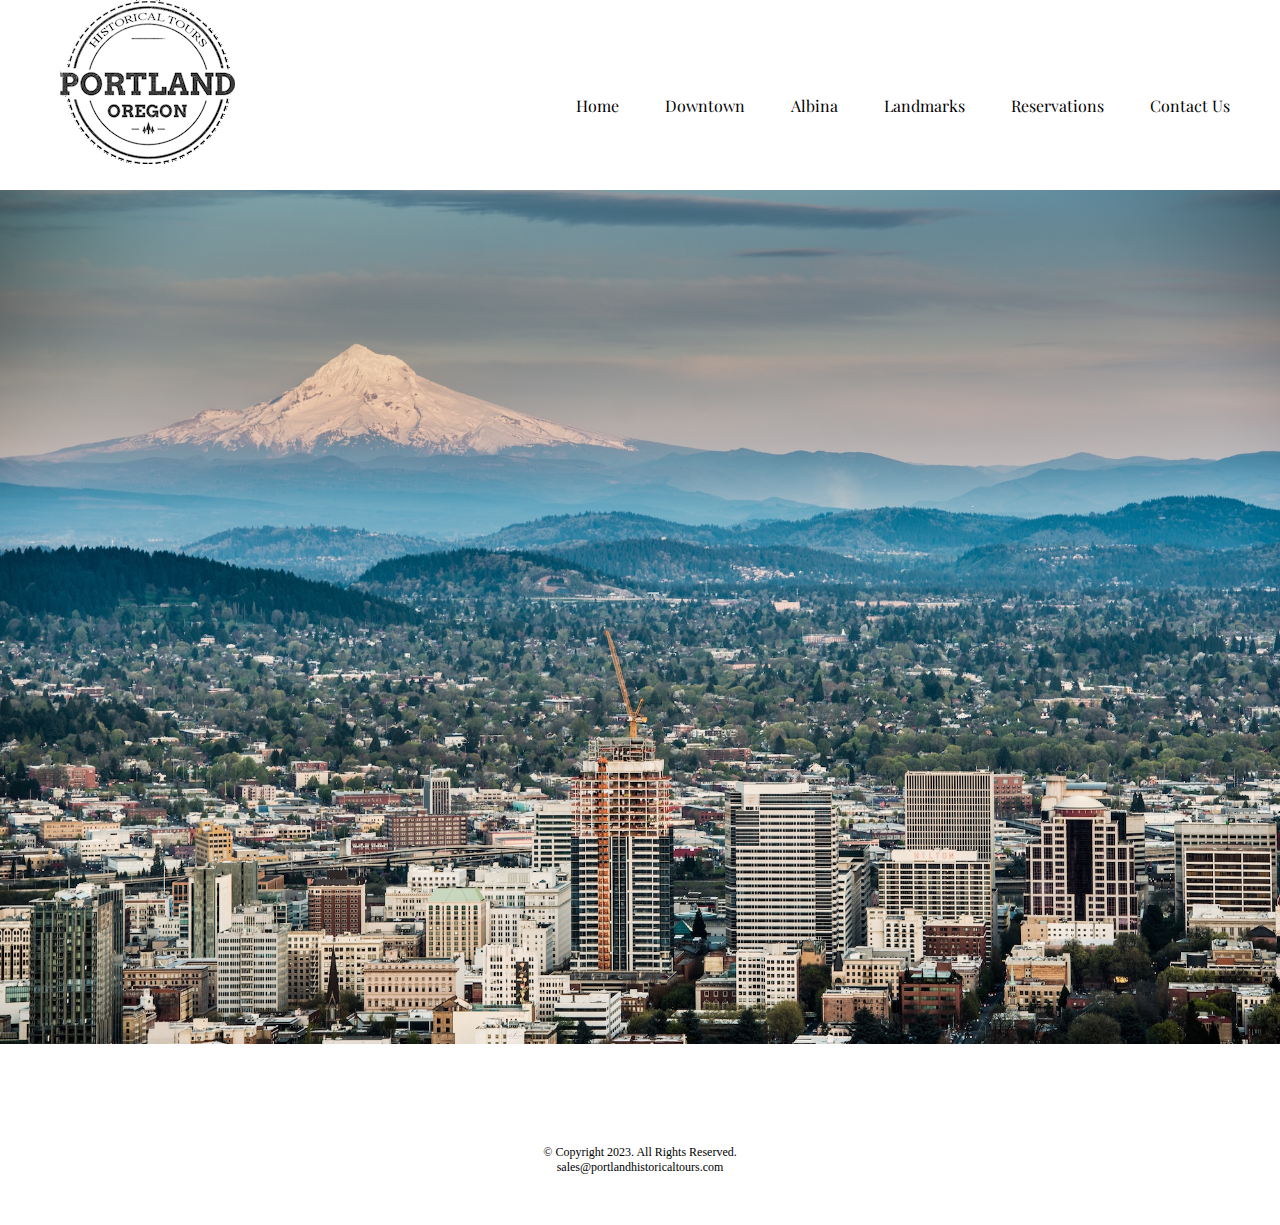
<file: template.html>
<!DOCTYPE html>
<!-- Author: Brenda Condelles
Date: March 20, 2023
File Name: template.html -->
<html lang="en">
    
<head>
    <link rel="stylesheet" href="css/styles.css">
    <!-- Adjust for individaul page SEO -->
    <title>Portland Historical Tours</title>
    <meta charset="UTF-8">
    <meta name="viewport" content="width=device-width, initial-scale=1">
    <!-- Adjust for individaul page SEO. Keep under 160 characters -->
    <meta name="description" content="Portland Historical Tours, a tour company in Portland, Oregon, offers tours of Historical Downtown Portland, Albina area with Memorial Coliseum, and a Landmarks Tour of quadrants and bridges.">
    <link rel="preconnect" href="https://fonts.googleapis.com"> 
    <link rel="preconnect" href="https://fonts.gstatic.com" crossorigin> 
    <link href="https://fonts.googleapis.com/css2?family=Playfair+Display:wght@400;700&display=swap" rel="stylesheet">
</head>
    
<body>
    
    <!-- Skip to Content Link -->
    <a class="skip" href="#content">Skip to Content</a>

    <div id="container">

        <!-- Use the header area for the website name or logo -->
        <header>
            <a href="index.html"><img src="images/logo_xtrsmall.png" alt="Portland Historical Tours logo"></a>
        </header>

        <!-- Use the nav area to add hyperlinks to other pages within the website -->
        <nav>
            <ul>
                <li><a href="index.html">Home</a></li>
                <li><a href="downtown.html">Downtown</a></li>
                <li><a href="albina.html">Albina</a></li>
                <li><a href="landmarks.html">Landmarks</a></li>
                <li><a href="reservations.html">Reservations</a></li>
                <li><a href="contact.html">Contact Us</a></li>
            </ul>
        </nav>

        <!-- Mt Hood Image -->
        <div id="mthood" class="tablet-desktop">
            <img src="images/portland_historical_tours.jpg" alt="city of Portland with Mt Hood in the background">
        </div>

        <!-- Use the main area to add the main content of the webpage -->
        <main id="content">

            <div>
            </div>

        </main>

        <!-- Use the footer area to add webpage footer content -->
        <footer>
            
            <div class="copyright">
                <p>&copy; Copyright 2023. All Rights Reserved.</p>

                <p><a href="mailto:sales@portlandhistoricaltours.com">sales@portlandhistoricaltours.com</a></p>
            </div>
            
            <!-- Add in if social media accouts are created - No accounts at this time:
            <div class="social">
                <a href="https://www.facebook.com/" target="_blank"><img src="images/facebook-logo.png" alt="black and white Facebook logo"></a>
                <a href="https://twitter.com/" target="_blank"><img src="images/twitter-logo.png" alt="black and white Twitter logo"></a>
            </div>-->
            
        </footer>

    </div>

</body>
    
</html>
</file>
<file: css/styles.min.css>
html,body,div,span,applet,object,iframe,h1,h2,h3,h4,h5,h6,p,blockquote,pre,a,abbr,acronym,address,big,cite,code,del,dfn,em,img,ins,kbd,q,s,samp,small,strike,strong,sub,sup,tt,var,b,u,i,center,dl,dt,dd,ol,ul,li,fieldset,form,label,legend,table,caption,tbody,tfoot,thead,tr,th,td,article,aside,canvas,details,embed,figure,figcaption,footer,header,hgroup,menu,nav,output,ruby,section,summary,time,mark,audio,video{margin:0;padding:0;border:0;font-size:100%;font:inherit;vertical-align:baseline}body,header,nav,main,footer,h1,div,img,ul,li,figure,figcaption{margin:0;padding:0;border:0;padding:0}body{background-color:#fff}#container{margin:0 auto}img{max-width:100%;display:block}h2,h3,h4{text-shadow:5px 5px 8px #ccc;font-family:Verdana,Arial,sans-serif}*{box-sizing:border-box}.skip{position:absolute;left:-999px}.skip:focus{color:#000;background-color:#fff;text-decoration:none;padding:.5%;top:auto;left:auto;right:1px;z-index:1}header{top:0;background-color:#fff;height:190px;padding-bottom:0}header img{margin:0 auto}nav{padding:1%;margin-bottom:1%}nav ul{list-style-type:none;text-align:center;margin:0}nav li{font-size:1.25em;font-family:'Playfair Display',serif;border-top:1px solid #000}nav li:first-child{border-top:none}nav li a{display:block;color:#000;padding:.5em 1em;text-decoration:none}.indexlink,.downtownlink,.albinalink,.landmarkslink,.reservationslink,.contactlink{color:#5BA8AE;font-size:1.25em;text-shadow:5px 5px 8px #ccc}.mobile{display:block}.tablet-desktop{display:none}main{background-color:#fff;padding:2%;font-size:1.15em;font-family:'Playfair Display',serif}.booking a{text-decoration:none;font-weight:700;color:#000}.signup{padding:0 10% 0 30%}.tel-link{text-shadow:none;background-color:#404040;padding:2%;margin:0 auto;width:80%;text-align:center;border-radius:5px}.tel-link a{color:#fff;text-decoration:none;font-size:1.5em;display:block}.hours{margin:5% auto 5% auto}.action{font-size:1.35em;color:#660;font-weight:700;text-shadow:5px 5px 8px #ccc}.action a{color:#000;padding:.5em 1em;text-decoration:none}.frame{position:relative;max-width:450px;margin:2% auto}.frame a{background-color:#fff;padding:0}.pic-text{position:absolute;bottom:0;background:rgba(0,0,0,.5);color:#fff;width:100%;padding:20px;text-align:center;font-family:Verdana,Arial,sans-serif;font-size:1.5em;font-weight:700}#downtown,#albina,#landmarks{margin:0 2%}.round{border-radius:8px}.external-link{color:#660;font-weight:700;text-decoration:none}#contact{text-align:center}#contact .contact-email-link{color:#5BA8AE;text-decoration:none}.cntspace h2,h3,h4{padding:2% 0}.map{border:2px solid #000;width:95%;height:50%}fieldset,input,select,textarea{margin-bottom:2%}fieldset legend{font-weight:700;font-size:1.25em}label{display:block;padding-top:3%}#form{margin-top:2%;background-color:#f2f2f2;padding:2%}#form h2{text-align:center}form #submit{margin:0 auto;border:none;display:block;padding:2%;background-color:#b3b3b3;font-size:1em;border-radius:10px}footer{padding:2%}footer .copyright{font-size:.75em;text-align:center;color:#000;padding:2% 4%}footer p a{color:#000;text-decoration:none}@media screen and (min-width:630px),print{.tablet-desktop{display:block}.mobile{display:none}header{padding-bottom:2%}nav ul{padding:5px}nav li{font-size:1em;border-top:none;display:inline-block;border-right:1px solid #000;padding:5px}nav li:first-child{padding-left:0}nav li:last-child{padding-right:0;border-right:none}nav li a{padding:.1em .75em}main{font-size:1em}aside{text-align:center;font-size:1.25em;font-style:italic;font-weight:700;padding:2%;background-color:rgba(204,204,204,.5);box-shadow:5px 5px 8px #000;text-shadow:5px 5px 5px #b3b3b3;border-radius:0 15px}.grid2,.grid3{display:grid;padding:5% 0 1% 0;width:100%}.grid2{grid-template-columns:auto auto;grid-gap:20px}.grid2 p{padding:1% 5%}.grid2 img{padding-top:7%}.grid-item2{grid-column:2 / span 3}.grid3{grid-template-columns:auto auto auto;grid-gap:20px}.grid3 ul p{padding-left:4%;margin-left:4%}.grid3 th{min-width:180px}.grid-item3{grid-column:1 / span 3}.pic-text{font-size:1em;padding:10px}.tel-num{font-size:1.25em}.tel-link{text-shadow:5px 5px 8px #ccc}.map{width:600px;height:450px}table{border:1px solid #000;border-collapse:collapse;margin:0 auto;width:100%}caption{font-size:1.5em;font-weight:700;padding:1%}th,td{border:1px solid #000;padding:2%}th{background-color:#fff;color:#000;font-size:1.15em}form{width:70%;margin:0 auto}}@media screen and (min-width:1015px),print{header{width:23%;float:left;padding-bottom:0}nav{float:right;width:74%;margin:4em 1em 0 0}nav ul{text-align:right}nav li{border:none}nav li a{padding:.5em 1em}nav li a:hover{color:#000;background-color:#fff}main{clear:left;font-size:1.5em}.pic-text{font-size:1.5em;padding:20px}.frame{opacity:.9}.frame:hover{opacity:1;box-shadow:8px 8px 10px gray}.grid3 th{min-width:215px}form{width:auto}.form-grid{display:grid;grid-template-columns:auto auto auto;grid-gap:20px}.btn{grid-column:1 / span 3}}@media screen and (min-width:1921px){#container{max-width:1920px}nav li{font-size:2em}table{width:80%}}@media print{body{background-color:#fff;color:#000}}
</file>
<file: css/styles.css>
/* Author: Brenda Condelles
Date: March 20, 2023
File Name: styles.css */

/* CSS Reset: taken from Meyerweb.com */
html, body, div, span, applet, object, iframe, h1, h2, h3, h4, h5, h6, p, blockquote, pre, a, abbr, acronym, address, big, cite, code, del, dfn, em, img, ins, kbd, q, s, samp, small, strike, strong, sub, sup, tt, var, b, u, i, center, dl, dt, dd, ol, ul, li, fieldset, form, label, legend, table, caption, tbody, tfoot, thead, tr, th, td, article, aside, canvas, details, embed, figure, figcaption, footer, header, hgroup, menu, nav, output, ruby, section, summary, time, mark, audio, video {
	margin: 0;
	padding: 0;
	border: 0;
	font-size: 100%;
	font: inherit;
	vertical-align: baseline;
} 

/* CSS Reset */
body, header, nav, main, footer, h1, div, img, ul, li, figure, figcaption {
    margin: 0;
    padding: 0;
    border: 0;
    padding: 0;
}

/* Style rules for body and images */
body {
    background-color: #fff;
}

#container {
    margin: 0 auto;
}

img {
    max-width: 100%;
    display: block;
}

h2, h3, h4 {
    text-shadow: 5px 5px 8px #ccc;
    font-family: Verdana, Arial, sans-serif;
}


/* Style rule for box sizing applies to all elements */
/* Added padding will not increase elements width */
* {
    box-sizing: border-box;
}

/* Style rules for skip navigation link */
.skip {
    position: absolute;
    left: -999px;
}

.skip:focus {
    color: #000;
    background-color: #fff;
    text-decoration: none;
    padding: 0.5%;
    top: auto;
    left: auto;
    right: 1px;
    z-index: 1;
}

/* Style rules for mobile viewport */

/* Style rule for header */
header {
    top: 0;
    background-color: #fff;
    height: 190px;
    padding-bottom: 0;
}

header img {
    margin: 0 auto;
}

/* Style rules for navigation area */
nav {
    padding: 1%;
    margin-bottom: 1%;
}

nav ul {
    list-style-type: none;
    text-align: center;
    margin: 0;
}

nav li {
    font-size: 1.25em;
    font-family: 'Playfair Display', serif;
    border-top: 1px solid #000;
}

nav li:first-child {
    border-top: none;
}

nav li a {
    display: block;
    color: #000;
    padding: 0.5em 1em;
    text-decoration: none;
}

.indexlink, .downtownlink, .albinalink, .landmarkslink, .reservationslink, .contactlink {
    color: #5BA8AE;
    font-size: 1.25em;
    text-shadow: 5px 5px 8px #ccc;
}

/* Show mobile class, hide tablet-desktop class */
.mobile {
    display: block;
}

.tablet-desktop {
    display: none;
}

/* Style rules for main content */
main {
    background-color: #fff;
    padding: 2%;
    font-size: 1.15em;
    font-family: 'Playfair Display', serif;
}

.booking a {
    text-decoration: none;
    font-weight: bold;
    color: #000;
}

.signup {
    padding: 0 10% 0 30%;
}

.tel-link {
    text-shadow: none;
    background-color: #404040;
    padding: 2%;
    margin: 0 auto;
    width: 80%;
    text-align: center;
    border-radius: 5px;
}

.tel-link a {
    color: #fff;
    text-decoration: none;
    font-size: 1.5em;
    display: block;
}

.hours {
    margin: 5% auto 5% auto;
}

.action {
    font-size: 1.35em;
    color: #666600;
    font-weight: bold;
    text-shadow: 5px 5px 8px #ccc;
}

.action a {
    color: #000;
    padding: 0.5em 1em;
    text-decoration: none;
}

.frame {
    position: relative;
    max-width: 450px;
    margin: 2% auto;
}

.frame a {
    background-color: #fff;
    padding: 0;
}

.pic-text {
    position: absolute;
    bottom: 0;
    background: rgba(0, 0, 0, 0.5);
    color: #fff;
    width: 100%;
    padding: 20px;
    text-align: center;
    font-family: Verdana, Arial, sans-serif;
    font-size: 1.5em;
    font-weight: bold;
    
}

#downtown, #albina, #landmarks {
    margin: 0 2%;
}

.round {
    border-radius: 8px;
}

.external-link {
    color: #666600;
    font-weight: bold;
    text-decoration: none;
}

#contact {
    text-align: center;
}

#contact .contact-email-link {
    color: #5BA8AE;
    text-decoration: none;
}

.cntspace h2, h3, h4 {
     padding: 2% 0;
}

.map {
    border: 2px solid #000;
    width: 95%;
    height: 50%;
}

/* Style rules for form elements */
fieldset, input, select, textarea {
    margin-bottom: 2%;
}

fieldset legend {
    font-weight: bold;
    font-size: 1.25em;
}

label {
    display: block;
    padding-top: 3%;
}

#form {
    margin-top: 2%;
    background-color: #f2f2f2;
    padding: 2%;
}

#form h2 {
    text-align: center;
}

form #submit {
    margin: 0 auto;
    border: none;
    display: block;
    padding: 2%;
    background-color: #b3b3b3;
    font-size: 1em;
    border-radius: 10px;
}

/* Style rules for footer content */

footer {
    padding: 2%;
}

/* If using .social, add: float: left; and width: 75%; */
footer .copyright {
    font-size: 0.75em;
    text-align: center;
    color: #000;
    padding: 2% 4%;
    
}

footer p a {
    color: #000;
    text-decoration: none;
}

/* Add in for social media - no accounts at this time
.social {
    background-color: #5BA8AE;
    opacity: 0.40;
    border-radius: 10px 10px;
    float: right;
    width: 20%;
    padding: 1% 4%;
}

.social img {
    display: inline-block;
    padding: 5%;
}
*/

/* Media Query for Tablet Viewport */
@media screen and (min-width: 630px), print {

    /* Tablet Viewport: Show tablet-desktop class, hide mobile class */
    .tablet-desktop {
        display: block;
    }
    
    .mobile {
        display: none;
    }

    /* Tablet Viewport: Style rule for header */
    header {
        padding-bottom: 2%;
    }

    /* Tablet Viewport: Style rules for nav area */
    nav ul {
        padding: 5px;
    }
    
    nav li {
        font-size: 1em;
        border-top: none;
        display: inline-block;
        border-right: 1px solid #000;
        padding: 5px;
    }
    
    nav li:first-child {
        padding-left: 0;
    }

    nav li:last-child {
        padding-right: 0;
        border-right: none;
    }

    nav li a {
        padding: 0.1em 0.75em;
    }

    /* Tablet Viewport: Style rules for main content area */
    main {
        font-size: 1em;
    }
    
    aside {
        text-align: center;
        font-size: 1.25em;
        font-style: italic;
        font-weight: bold;
        padding: 2%;
        background-color: rgba(204, 204, 204, 0.5);
        box-shadow: 5px 5px 8px #000;
        text-shadow: 5px 5px 5px #b3b3b3;
        border-radius: 0 15px;
    }
        
    .grid2, .grid3 {
        display: grid;
        padding: 5% 0 1% 0;
        width: 100%;
    }

    .grid2 {
        grid-template-columns: auto auto;
        grid-gap: 20px;
    }
    
    .grid2 p {
        padding: 1% 5%; 
    }
    
    .grid2 img {
        padding-top: 7%;
    }
    
    .grid-item2 {
        grid-column: 2 / span 3;
    }
    
    .grid3 {
        grid-template-columns: auto auto auto;
        grid-gap: 20px;
    }
    
    .grid3 ul p {
        padding-left: 4%;
        margin-left: 4%;
    }
    
    .grid3 th {
        min-width: 180px;
    }
    
    .grid-item3 {
        grid-column: 1 / span 3;
    }
    
    .pic-text {
        font-size: 1em;
        padding: 10px;
    }

    .tel-num {
        font-size: 1.25em;
    }
    
    .tel-link {
    text-shadow: 5px 5px 8px #ccc;
    }

    .map {
        width: 600px;
        height: 450px;
    }
    
    /* Tablet Viewport: Style rules for table */
    table {
        border: 1px solid #000;
        border-collapse: collapse;
        margin: 0 auto;
        width: 100%;
    }
    
    caption {
        font-size: 1.5em;
        font-weight: bold;
        padding: 1%;
    }
    
    th, td {
        border: 1px solid #000;
        padding: 2%;
    }
    
    th {
        background-color: #fff;
        color: #000;
        font-size: 1.15em;
    }
    
    /* Not currently needed for table - keep for later
    tr:nth-child(odd) {
        background-color: #ccc;
    }*/
    
    /* Tablet Viewport: Style rule for form element */
    form {
        width: 70%;
        margin: 0 auto;
    }

}

/* Media Query for Desktop Viewport */
@media screen and (min-width: 1015px), print {

    /* Desktop Viewport: Style rule for header */
    header {
        width: 23%;
        float: left;
        padding-bottom: 0;
    }

    /* Desktop Viewport: Style rules for nav area */
    nav {
        float: right;
        width: 74%;
        margin: 4em 1em 0 0;
    }

    nav ul {
        text-align: right;
    }

    nav li {
        border: none;
    }

    nav li a {
        padding: 0.5em 1em;
    }

    nav li a:hover {
        color: #000;
        background-color: #fff;
    }

    /* Desktop Viewport: Style Rules for main content */
    main {
        clear: left;
        font-size: 1.5em;
    }

    .pic-text {
        font-size: 1.5em;
        padding: 20px;
    }
    
    .frame {
        opacity: 0.9;
    }
    
    .frame:hover {
        opacity: 1;
        box-shadow: 8px 8px 10px #808080;
    }
    
    .grid3 th {
        min-width: 215px;
    }

    /* Use if grid
    #downtown, #albina, #landmarks {
        width: 29%;
        float: left;
        margin: 0 2%;
    }*/
    
    /* Desktop Viewport: Style rules for form elements */
    form {
        width: auto;
    }
    
    .form-grid {
        display: grid;
        grid-template-columns: auto auto auto;
        grid-gap: 20px;
    }
    
    .btn {
        grid-column: 1 / span 3;
    }

}

/* Media Query for Large Desktop Viewports */
@media screen and (min-width: 1921px) {

    #container {
        max-width: 1920px;
    }
    
    nav li {
        font-size: 2em;
    }
    
    table {
        width: 80%;
    }
    
    /* Add in for social media - no accounts at this time
    .social {
        background-color: #000;
        background: rgba(0, 0, 0, 0.45);
        border-radius: 10px 10px;
        width: 10%;
        padding: 1% 4%;
    }
    */
}

/* Media Query for Print */
@media print {

    body {
        background-color: #fff;
        color: #000;
    }

}

/* For Sticky element with less content on mobile viewport:
header {
    position: -webkit-sticky;
    position: sticky;
}

/* If keeping sticky for mobile viewport, still need this:
 
    Tablet Viewport: Style rule for header
    header {
        position: static;
        padding-bottom: 2%;
    } */
</file>
